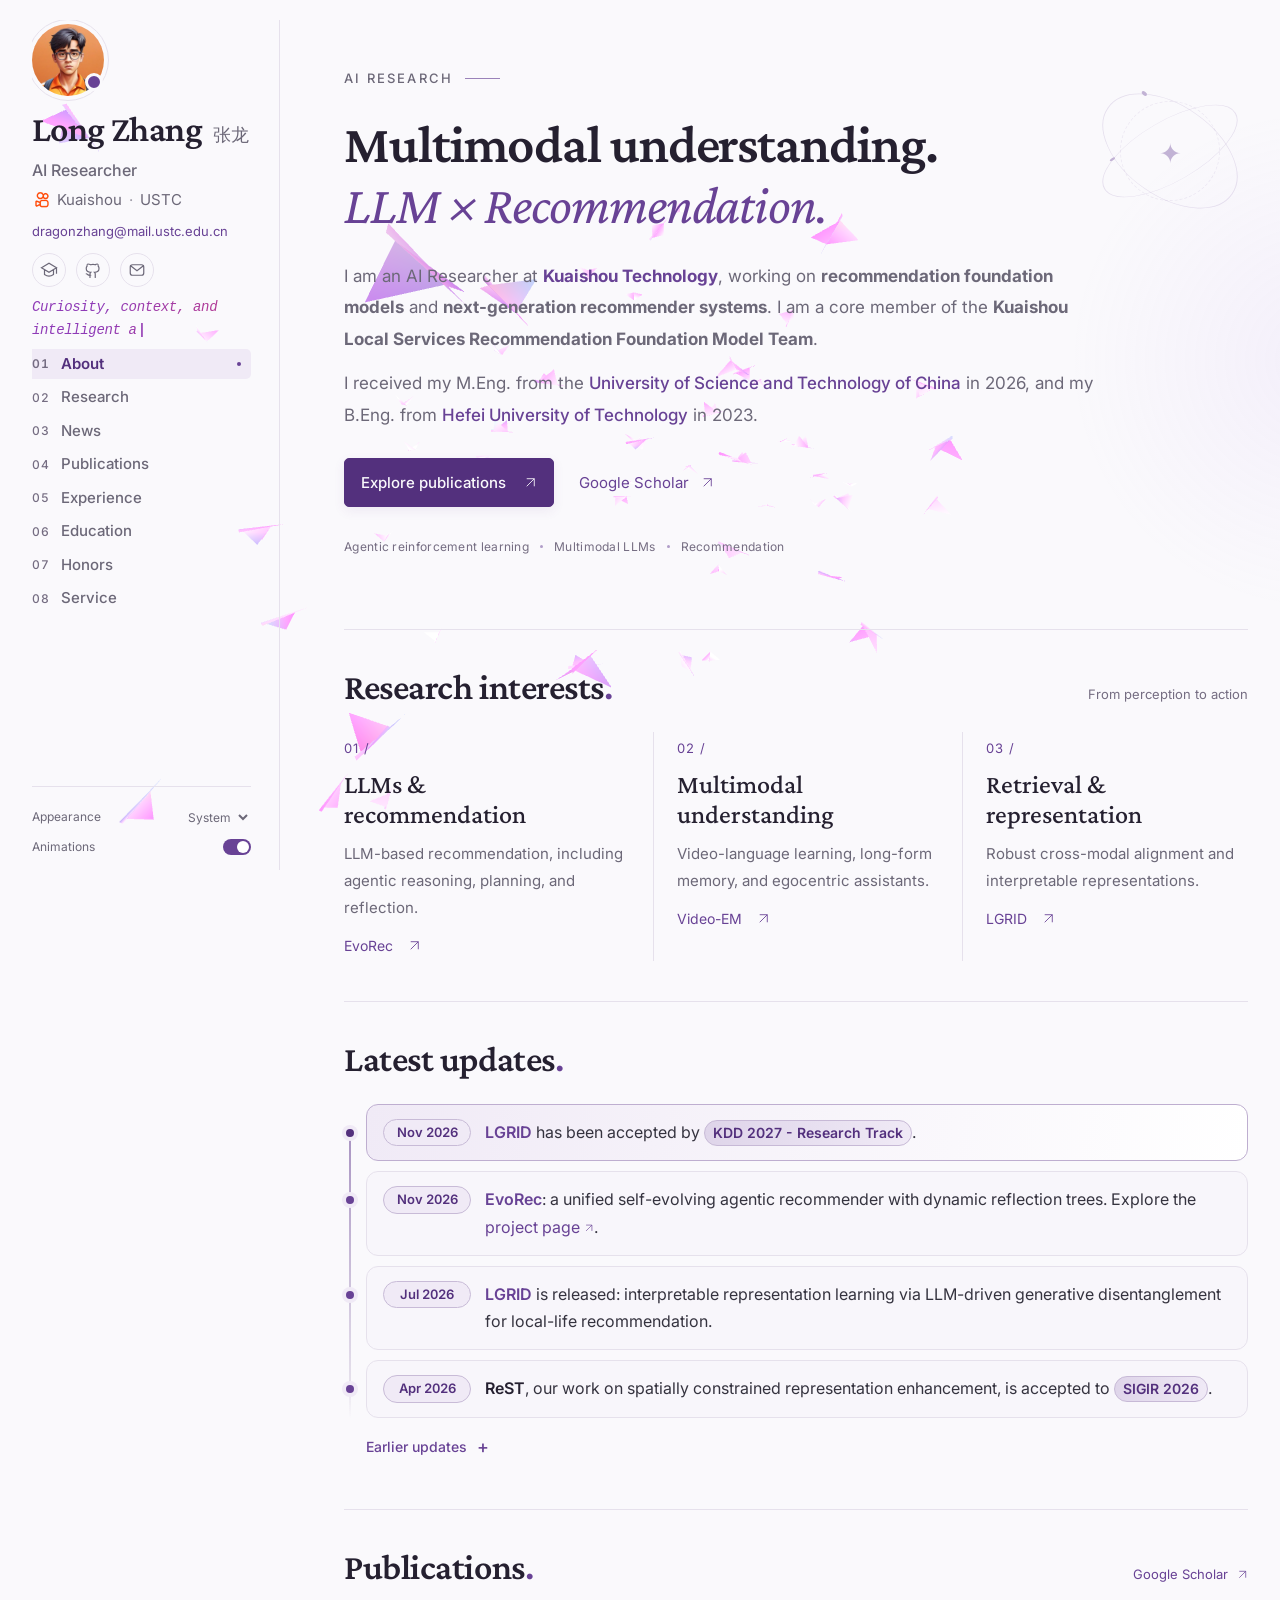
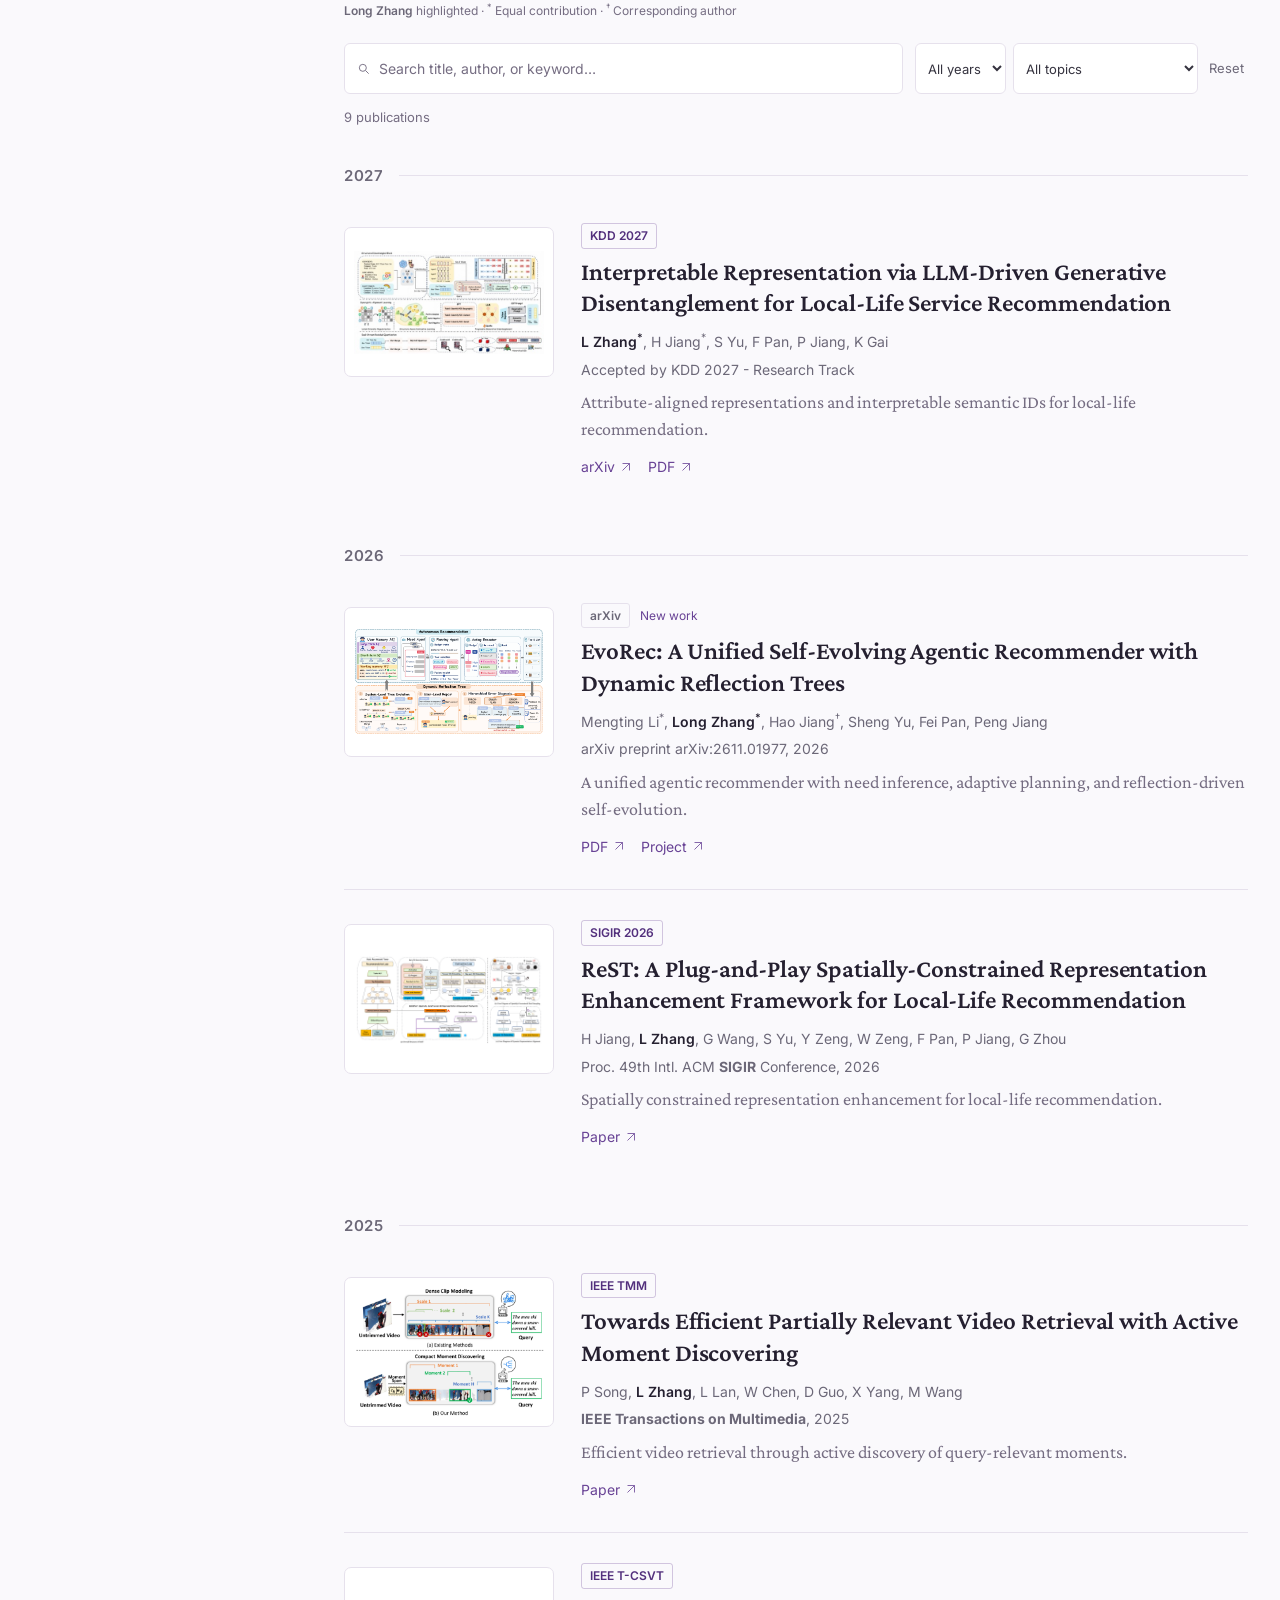
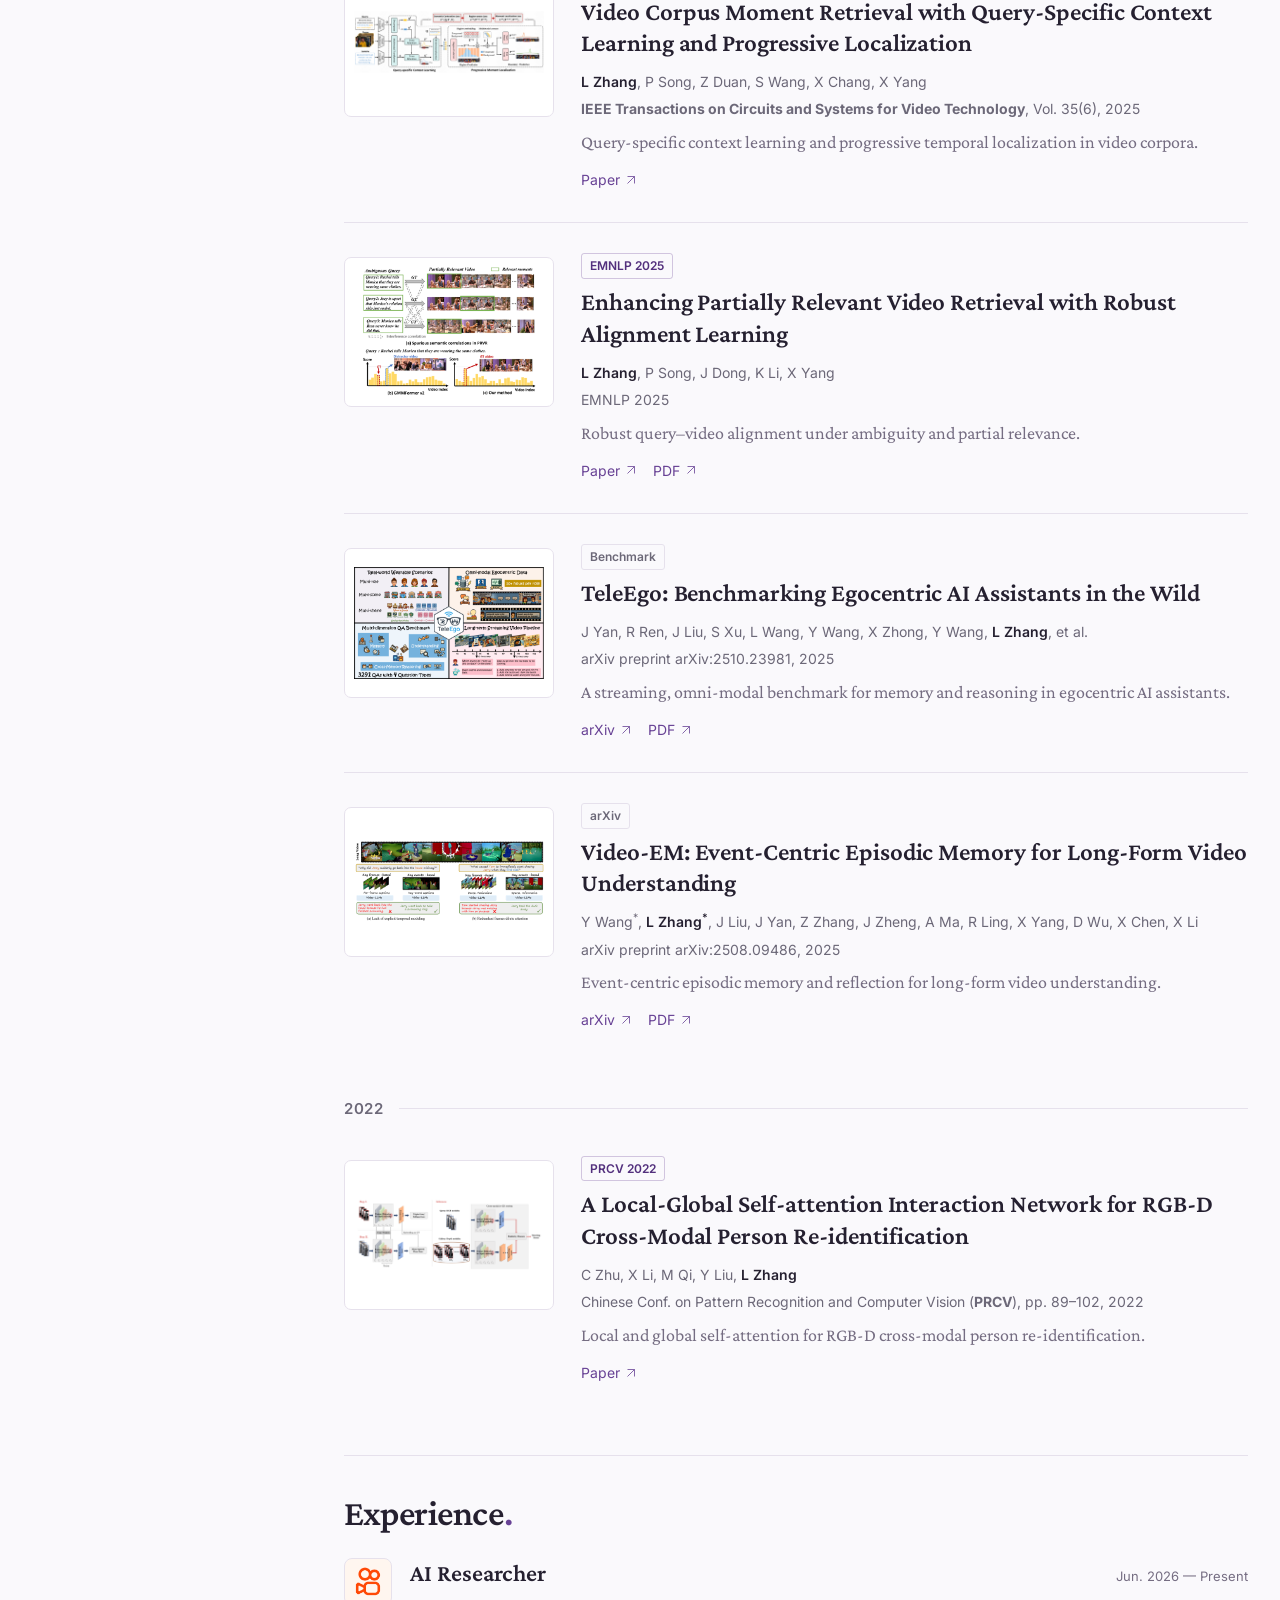
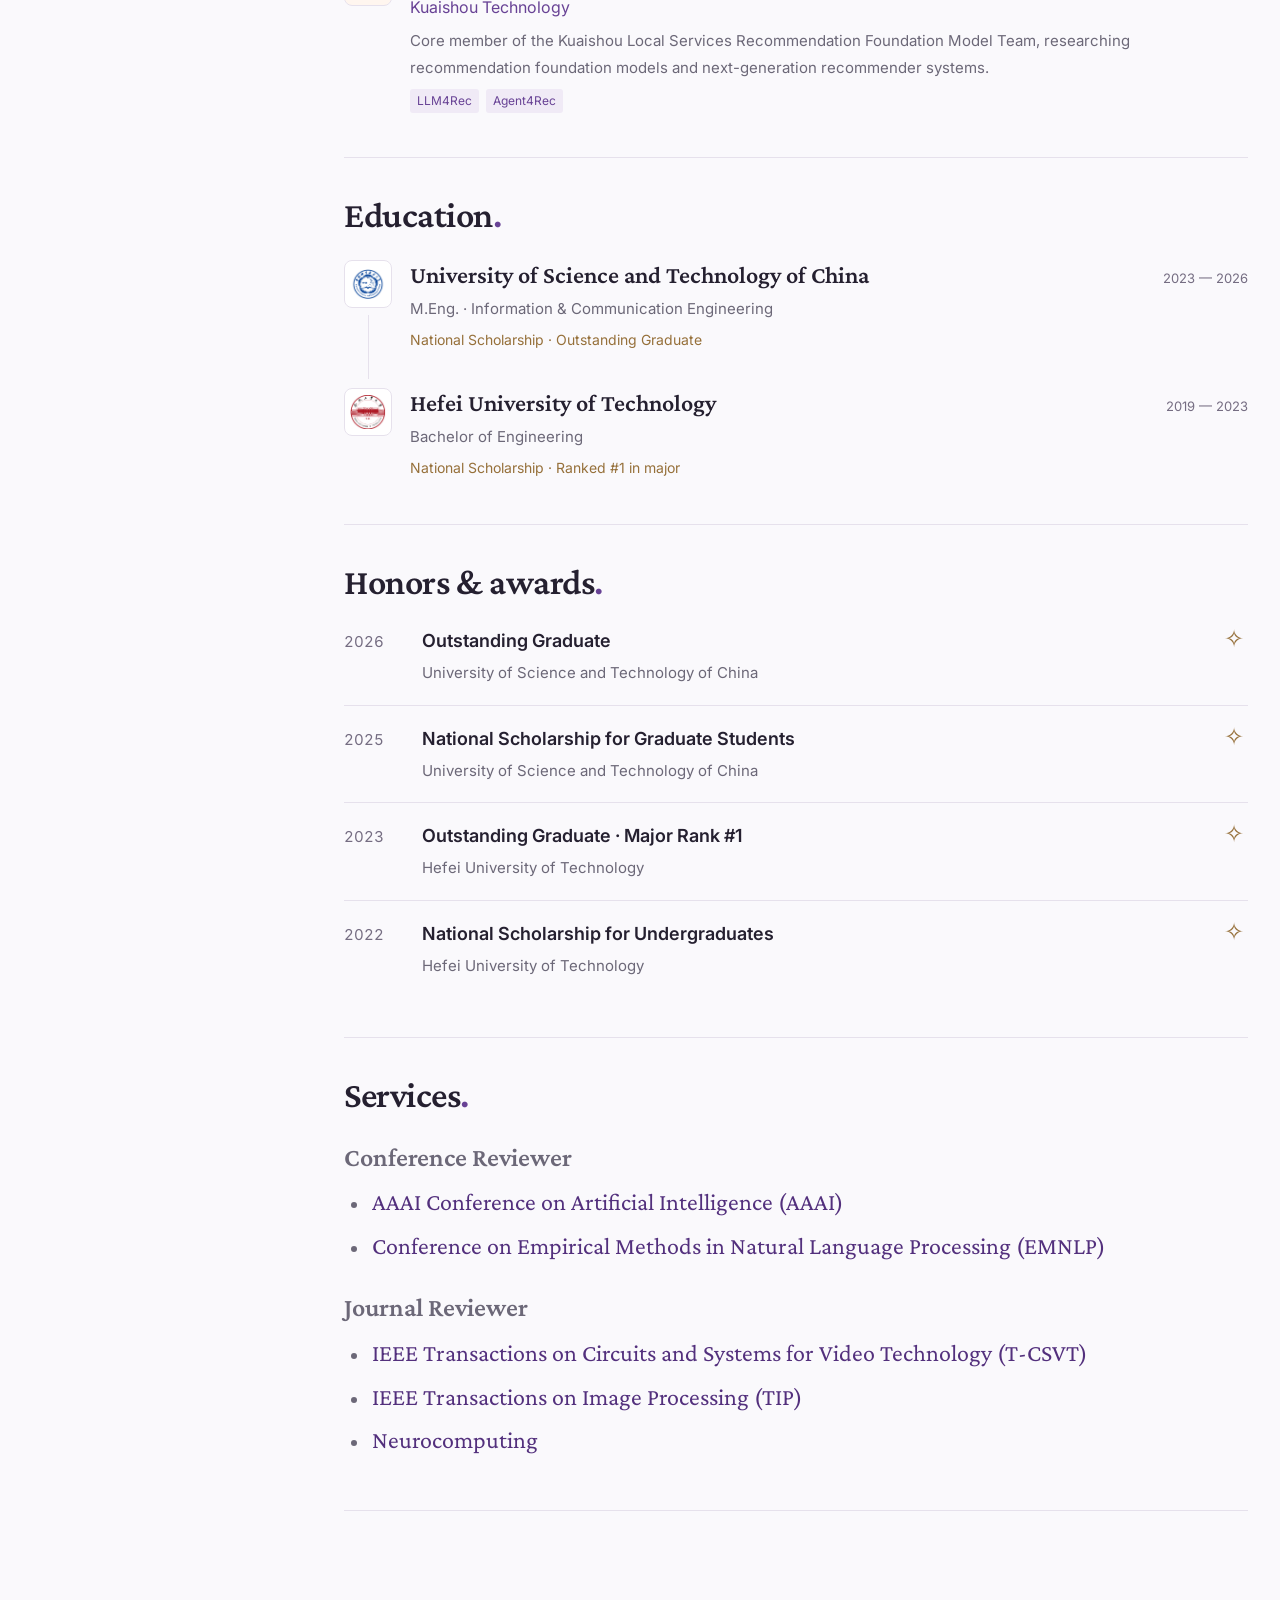
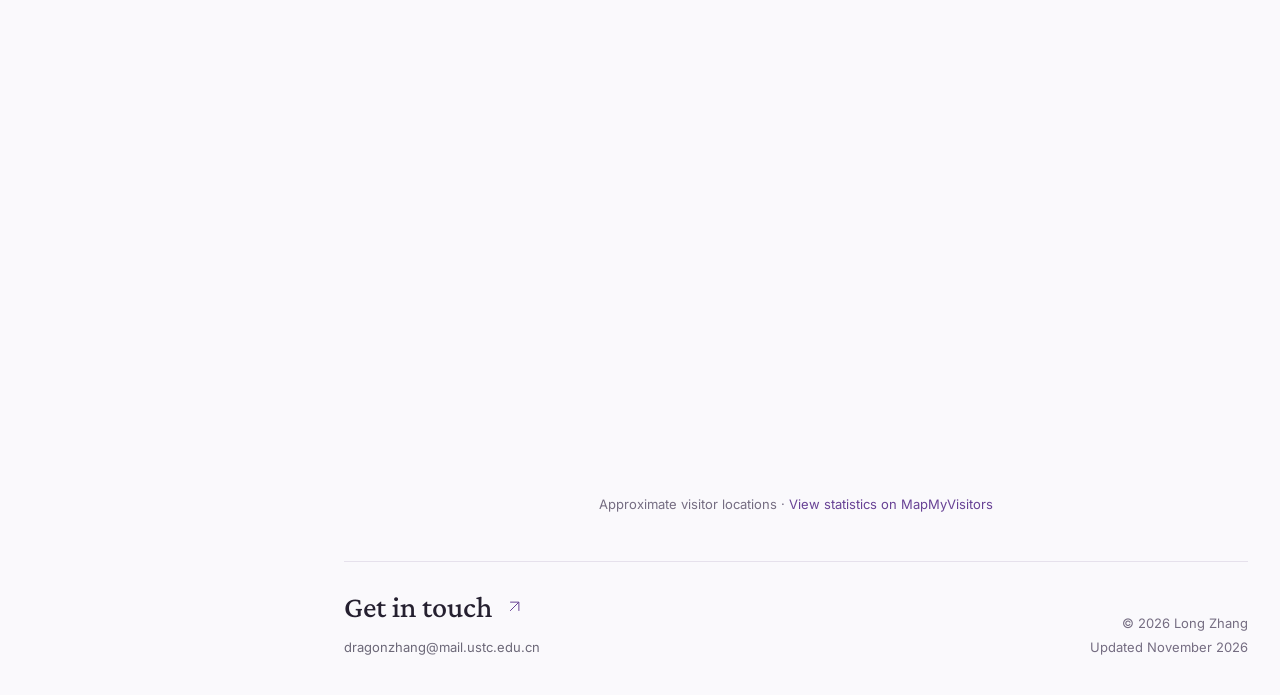
<file: index.html>
<!doctype html> <html lang="en"> <head> <meta charset="UTF-8"> <meta name="viewport" content="width=device-width,initial-scale=1"> <title>Long Zhang (张龙) – Academic Homepage</title> <meta name="description" content="Long Zhang (张龙) is an AI Researcher at Kuaishou Technology working on LLM-based recommendation, agentic systems, multimodal LLMs, and video understanding. M.Eng. from USTC, publications at SIGIR, EMNLP, IEEE TMM, and IEEE T-CSVT."> <meta name="author" content="Long Zhang"> <meta name="keywords" content="Long Zhang, 张龙, Agentic Reinforcement Learning, Multimodal LLM, Video Understanding, Recommendation Systems, USTC, Kuaishou"> <link rel="canonical" href="https://zhanglong-ustc.github.io/"> <link rel="icon" type="image/png" sizes="180x180" href="assets/img/me/favicon.png"> <link rel="apple-touch-icon" sizes="180x180" href="assets/img/me/favicon.png"> <meta property="og:type" content="website"> <meta property="og:site_name" content="Long Zhang – Academic Homepage"> <meta property="og:title" content="Long Zhang (张龙) – Academic Homepage"> <meta property="og:description" content="AI Researcher at Kuaishou Technology. Research on LLM-based recommendation, agentic systems, multimodal LLMs, and video understanding."> <meta property="og:url" content="https://zhanglong-ustc.github.io/"> <meta property="og:image" content="https://zhanglong-ustc.github.io/assets/img/me/avatar.jpg"> <meta property="og:image:width" content="400"> <meta property="og:image:height" content="400"> <meta property="og:image:alt" content="Long Zhang illustrated portrait"> <meta property="og:locale" content="en_US"> <meta name="twitter:card" content="summary"> <meta name="twitter:title" content="Long Zhang (张龙) – Academic Homepage"> <meta name="twitter:description" content="AI Researcher at Kuaishou Technology. Research on LLM-based recommendation, agentic systems, multimodal LLMs, and video understanding."> <meta name="twitter:image" content="https://zhanglong-ustc.github.io/assets/img/me/avatar.jpg"> <script type="application/ld+json">{"@context":"https://schema.org","@type":"Person","name":"Long Zhang","alternateName":"张龙","url":"https://zhanglong-ustc.github.io/","image":"https://zhanglong-ustc.github.io/assets/img/me/avatar.jpg","email":"mailto:dragonzhang@mail.ustc.edu.cn","jobTitle":"AI Researcher","worksFor":{"@type":"Organization","name":"Kuaishou Technology"},"alumniOf":[{"@type":"CollegeOrUniversity","name":"University of Science and Technology of China"},{"@type":"CollegeOrUniversity","name":"Hefei University of Technology"}],"knowsAbout":["LLM-based Recommendation","Agentic Reinforcement Learning","Multimodal Large Language Models","Video Understanding","Recommendation Systems","LLM4Rec","Agent4Rec"],"sameAs":["https://scholar.google.com/citations?user=PKlSRUIAAAAJ"]}</script> <link rel="preconnect" href="https://fonts.googleapis.com"> <link rel="preconnect" href="https://fonts.gstatic.com" crossorigin> <link href="https://fonts.googleapis.com/css2?family=Crimson+Pro:ital,wght@0,400;0,600;0,700;1,400&family=Inter:wght@400;500;600&display=swap" rel="stylesheet"> <meta name="theme-color" content="#faf9fc"> <script>try{var appearance=localStorage.getItem("lz-appearance");["light","dark"].includes(appearance)&&(document.documentElement.dataset.theme=appearance);var motion=localStorage.getItem("lz-motion");"off"===motion&&(document.documentElement.dataset.motion="off")}catch(e){}</script> <link rel="stylesheet" href="assets/css/site.css?v=20261116"> <script defer="defer" src="assets/js/publication-filter.js"></script> <script defer="defer" src="assets/js/site.js"></script> <script defer="defer" src="assets/js/site-effects.js?v=20261106"></script> </head> <body id="top"> <a class="skip-link" href="#main">Skip to content</a> <div class="ambient" aria-hidden="true"></div> <div id="flight-background" class="flight-background" data-state="css" aria-hidden="true"> <div class="butterfly-flock" style="position:absolute"> <span class="paper-butterfly" style="--x:7vw;--y:12vh;--dx:32vw;--dy:34vh;--turn:46deg;--size:28px;--mobile-size:24px;--duration:15s;--delay:-0s"><i class="butterfly-wing wing-left"></i><i class="butterfly-wing wing-right"></i></span> <span class="paper-butterfly" style="--x:38vw;--y:35vh;--dx:-28vw;--dy:-31vh;--turn:-42deg;--size:40px;--mobile-size:36px;--duration:17s;--delay:-4s"><i class="butterfly-wing wing-left"></i><i class="butterfly-wing wing-right"></i></span> <span class="paper-butterfly" style="--x:69vw;--y:58vh;--dx:32vw;--dy:34vh;--turn:46deg;--size:52px;--mobile-size:48px;--duration:19s;--delay:-8s"><i class="butterfly-wing wing-left"></i><i class="butterfly-wing wing-right"></i></span> <span class="paper-butterfly" style="--x:10vw;--y:81vh;--dx:-28vw;--dy:-31vh;--turn:-42deg;--size:28px;--mobile-size:24px;--duration:21s;--delay:-12s"><i class="butterfly-wing wing-left"></i><i class="butterfly-wing wing-right"></i></span> <span class="paper-butterfly" style="--x:41vw;--y:19vh;--dx:32vw;--dy:34vh;--turn:46deg;--size:40px;--mobile-size:36px;--duration:23s;--delay:-16s"><i class="butterfly-wing wing-left"></i><i class="butterfly-wing wing-right"></i></span> <span class="paper-butterfly" style="--x:72vw;--y:42vh;--dx:-28vw;--dy:-31vh;--turn:-42deg;--size:52px;--mobile-size:48px;--duration:15s;--delay:-20s"><i class="butterfly-wing wing-left"></i><i class="butterfly-wing wing-right"></i></span> <span class="paper-butterfly" style="--x:13vw;--y:65vh;--dx:32vw;--dy:34vh;--turn:46deg;--size:28px;--mobile-size:24px;--duration:17s;--delay:-24s"><i class="butterfly-wing wing-left"></i><i class="butterfly-wing wing-right"></i></span> <span class="paper-butterfly" style="--x:44vw;--y:3vh;--dx:-28vw;--dy:-31vh;--turn:-42deg;--size:40px;--mobile-size:36px;--duration:19s;--delay:-28s"><i class="butterfly-wing wing-left"></i><i class="butterfly-wing wing-right"></i></span> <span class="paper-butterfly" style="--x:75vw;--y:26vh;--dx:32vw;--dy:34vh;--turn:46deg;--size:52px;--mobile-size:48px;--duration:21s;--delay:-32s"><i class="butterfly-wing wing-left"></i><i class="butterfly-wing wing-right"></i></span> <span class="paper-butterfly" style="--x:16vw;--y:49vh;--dx:-28vw;--dy:-31vh;--turn:-42deg;--size:28px;--mobile-size:24px;--duration:23s;--delay:-36s"><i class="butterfly-wing wing-left"></i><i class="butterfly-wing wing-right"></i></span> <span class="paper-butterfly" style="--x:47vw;--y:72vh;--dx:32vw;--dy:34vh;--turn:46deg;--size:40px;--mobile-size:36px;--duration:15s;--delay:-40s"><i class="butterfly-wing wing-left"></i><i class="butterfly-wing wing-right"></i></span> </div> </div> <div class="reading-progress" aria-hidden="true"> <span id="reading-progress"></span> </div> <div class="site-layout"> <aside class="sidebar" aria-label="Profile and navigation"> <a class="identity" href="#top" aria-label="Long Zhang, back to introduction"> <span class="portrait-wrap"><img src="assets/img/me/avatar.jpg" srcset="assets/img/me/avatar-sm.jpg 160w, assets/img/me/avatar.jpg 400w" sizes="(max-width: 960px) 64px, 108px" width="108" height="108" alt="Illustrated portrait of Long Zhang" fetchpriority="high" decoding="async"></span> <span class="identity-text"><span class="profile-name">Long Zhang <span lang="zh">张龙</span></span><span class="profile-role">AI Researcher</span><span class="profile-affiliation"> <span class="affiliation-company"><img class="affiliation-logo" src="assets/img/companies/kuaishou.png" width="20" height="20" alt="" aria-hidden="true" decoding="async">Kuaishou</span> <span class="affiliation-divider" aria-hidden="true">·</span> <span>USTC</span> </span></span> </a> <a class="profile-email" href="mailto:dragonzhang@mail.ustc.edu.cn">dragonzhang@mail.ustc.edu.cn</a> <div class="social-links"> <a href="https://scholar.google.com/citations?user=PKlSRUIAAAAJ" target="_blank" rel="noopener" aria-label="Google Scholar" title="Google Scholar"><svg viewBox="0 0 24 24" fill="none" stroke="currentColor" stroke-width="1.6" aria-hidden="true"> <path d="m2 9 10-6 10 6-10 6L2 9Zm4 3v6c4 3 8 3 12 0v-6M22 9v8"/></svg></a> <a href="https://github.com/zhanglong-ustc" target="_blank" rel="noopener" aria-label="GitHub" title="GitHub"><svg viewBox="0 0 24 24" fill="none" stroke="currentColor" stroke-width="1.6" stroke-linecap="round" aria-hidden="true"> <path d="M9 19c-4 1-4-2-6-2m12 5v-4a3.5 3.5 0 0 0-1-3c3 0 6-1 6-5a4 4 0 0 0-1-3c0-1 0-3-1-3-2 0-3 1-3 1a10 10 0 0 0-6 0S7 4 5 4c-1 0-1 2-1 3a4 4 0 0 0-1 3c0 4 3 5 6 5a3.5 3.5 0 0 0-1 3v4"/></svg></a> <a href="mailto:dragonzhang@mail.ustc.edu.cn" aria-label="Email Long Zhang" title="Email"><svg viewBox="0 0 24 24" fill="none" stroke="currentColor" stroke-width="1.6" aria-hidden="true"> <rect x="3" y="5" width="18" height="14" rx="3"/> <path d="m3 6 9 7 9-7"/></svg></a> </div> <p id="profile-motto" class="profile-motto" data-text="Curiosity, context, and intelligent action."> <span class="sr-only">Curiosity, context, and intelligent action.</span> <span class="motto-sizer" aria-hidden="true">Curiosity, context, and intelligent action.<span class="typewriter-cursor">|</span></span> <span class="motto-live" aria-hidden="true"><span data-typewriter-text>Curiosity, context, and intelligent action.</span><span class="typewriter-cursor">|</span></span> </p> <nav class="section-nav" aria-label="Section navigation"> <a href="#about" class="active"><span class="nav-index">01</span>About<span class="nav-dot" aria-hidden="true"></span></a><a href="#research"><span class="nav-index">02</span>Research<span class="nav-dot" aria-hidden="true"></span></a><a href="#news"><span class="nav-index">03</span>News<span class="nav-dot" aria-hidden="true"></span></a><a href="#pub"><span class="nav-index">04</span>Publications<span class="nav-dot" aria-hidden="true"></span></a><a href="#exp"><span class="nav-index">05</span>Experience<span class="nav-dot" aria-hidden="true"></span></a><a href="#edu"><span class="nav-index">06</span>Education<span class="nav-dot" aria-hidden="true"></span></a><a href="#awards"><span class="nav-index">07</span>Honors<span class="nav-dot" aria-hidden="true"></span></a><a href="#service"><span class="nav-index">08</span>Service<span class="nav-dot" aria-hidden="true"></span></a> </nav> <div class="preferences" data-enhanced hidden> <div class="appearance-control"> <label for="appearance">Appearance</label><select id="appearance" aria-label="Appearance"> <option value="system">System</option> <option value="light">Light</option> <option value="dark">Dark</option> </select> </div> <div class="motion-control"> <span id="motion-label">Animations</span><button type="button" id="motion-toggle" class="switch" role="switch" aria-labelledby="motion-label" aria-checked="true"> <span></span> </button> </div> </div> </aside> <main id="main"> <section class="hero" id="about" aria-labelledby="hero-title"> <div class="hero-orbit" aria-hidden="true"> <div class="orbit orbit-one"><i></i></div> <div class="orbit orbit-two"><i></i></div> <div class="orbit orbit-three"></div> <span class="orbit-center">✦</span> </div> <p class="eyebrow hero-enter">AI RESEARCH <span></span></p> <h1 id="hero-title" class="hero-enter"> Multimodal understanding.<br><em>LLM × Recommendation.</em> </h1> <div class="hero-copy hero-enter"> <p> I am an AI Researcher at <a href="https://www.kuaishou.com" target="_blank" rel="noopener"><strong>Kuaishou Technology</strong></a>, working on <strong>recommendation foundation models</strong> and <strong>next-generation recommender systems</strong>. I am a core member of the <strong>Kuaishou Local Services Recommendation Foundation Model Team</strong>. </p> <p> I received my M.Eng. from the <a href="https://en.ustc.edu.cn/" target="_blank" rel="noopener">University of Science and Technology of China</a> in 2026, and my B.Eng. from <a href="https://www.hfut.edu.cn/" target="_blank" rel="noopener">Hefei University of Technology</a> in 2023. </p> </div> <div class="hero-actions hero-enter"> <a class="button button-primary" href="#pub">Explore publications <svg viewBox="0 0 24 24" fill="none" stroke="currentColor" stroke-width="1.6" aria-hidden="true"> <path d="M5 19 19 5M5 5h14v14"/></svg></a><a class="text-link" href="https://scholar.google.com/citations?user=PKlSRUIAAAAJ" target="_blank" rel="noopener">Google Scholar <svg viewBox="0 0 24 24" fill="none" stroke="currentColor" stroke-width="1.6" aria-hidden="true"> <path d="M5 19 19 5M5 5h14v14"/></svg></a> </div> <div class="hero-bottom hero-enter"> <span>Agentic reinforcement learning</span><i></i><span>Multimodal LLMs</span><i></i><span>Recommendation</span> </div> </section> <section id="research" class="section" aria-labelledby="research-heading" data-reveal> <div class="section-heading"> <h2 id="research-heading">Research interests<span>.</span></h2> <span class="section-caption">From perception to action</span> </div> <div class="research-grid"> <div class="research-item"> <span class="research-number">01 /</span> <h3>LLMs &amp; <br>recommendation</h3> <p> LLM-based recommendation, including agentic reasoning, planning, and reflection. </p> <a href="#paper-evorec">EvoRec <svg viewBox="0 0 24 24" fill="none" stroke="currentColor" stroke-width="1.6" aria-hidden="true"> <path d="M5 19 19 5M5 5h14v14"/></svg></a> </div> <div class="research-item"> <span class="research-number">02 /</span> <h3>Multimodal <br>understanding</h3> <p> Video-language learning, long-form memory, and egocentric assistants. </p> <a href="#paper-videoem">Video-EM <svg viewBox="0 0 24 24" fill="none" stroke="currentColor" stroke-width="1.6" aria-hidden="true"> <path d="M5 19 19 5M5 5h14v14"/></svg></a> </div> <div class="research-item"> <span class="research-number">03 /</span> <h3>Retrieval &amp; <br>representation</h3> <p> Robust cross-modal alignment and interpretable representations. </p> <a href="#paper-lgrid">LGRID <svg viewBox="0 0 24 24" fill="none" stroke="currentColor" stroke-width="1.6" aria-hidden="true"> <path d="M5 19 19 5M5 5h14v14"/></svg></a> </div> </div> </section> <section id="news" class="section" aria-labelledby="news-heading" data-reveal> <div class="section-heading"> <h2 id="news-heading">Latest updates<span>.</span></h2> </div> <ol class="news-list" role="list"> <li class="news-item news-featured"> <time class="news-date" datetime="2026-11">Nov 2026</time> <p> <a href="https://arxiv.org/abs/2607.27944" target="_blank" rel="noopener"><strong>LGRID</strong></a> has been accepted by <span class="news-venue">KDD 2027 - Research Track</span>. </p> </li> <li class="news-item"> <time class="news-date" datetime="2026-11">Nov 2026</time> <p> <a href="https://mtli-buaa.github.io/evorec-project-page/" target="_blank" rel="noopener"><strong>EvoRec</strong></a>: a unified self-evolving agentic recommender with dynamic reflection trees. Explore the <a href="https://mtli-buaa.github.io/evorec-project-page/" target="_blank" rel="noopener">project page <svg viewBox="0 0 24 24" fill="none" stroke="currentColor" stroke-width="1.6" aria-hidden="true"> <path d="M5 19 19 5M5 5h14v14"/></svg></a>. </p> </li> <li class="news-item"> <time class="news-date" datetime="2026-07">Jul 2026</time> <p> <a href="https://arxiv.org/abs/2607.27944" target="_blank" rel="noopener"><strong>LGRID</strong></a> is released: interpretable representation learning via LLM-driven generative disentanglement for local-life recommendation. </p> </li> <li class="news-item"> <time class="news-date" datetime="2026-04">Apr 2026</time> <p> <strong>ReST</strong>, our work on spatially constrained representation enhancement, is accepted to <span class="news-venue">SIGIR 2026</span>. </p> </li> </ol> <details class="news-archive"> <summary>Earlier updates <span aria-hidden="true">+</span></summary> <ol class="news-list" role="list"> <li class="news-item"> <time class="news-date" datetime="2025-08">Aug 2025</time> <p> Our work on robust alignment for partially relevant video retrieval is accepted to <span class="news-venue">EMNLP 2025</span>. </p> </li> <li class="news-item"> <time class="news-date" datetime="2025">2025</time> <p> Two papers accepted to <strong>IEEE TMM</strong> and <strong>IEEE T-CSVT</strong>. </p> </li> </ol> </details> </section> <section id="pub" class="section publications" aria-labelledby="pub-heading"> <div class="section-heading" data-reveal> <h2 id="pub-heading">Publications<span>.</span></h2> <a class="section-caption caption-link" href="https://scholar.google.com/citations?user=PKlSRUIAAAAJ" target="_blank" rel="noopener">Google Scholar <svg viewBox="0 0 24 24" fill="none" stroke="currentColor" stroke-width="1.6" aria-hidden="true"> <path d="M5 19 19 5M5 5h14v14"/></svg></a> </div> <p class="publication-note"> <strong>Long Zhang</strong> highlighted · <sup>*</sup> Equal contribution · <sup>†</sup> Corresponding author </p> <form class="publication-filters" id="publication-filters" role="search" aria-label="Filter publications" data-enhanced hidden> <div class="search-field"> <svg viewBox="0 0 24 24" fill="none" stroke="currentColor" stroke-width="1.6" aria-hidden="true"> <circle cx="10" cy="10" r="6"/> <path d="m15 15 5 5"/></svg><input id="paper-search" type="search" aria-label="Search publications" placeholder="Search title, author, or keyword…" autocomplete="off"> </div> <div class="filter-selects"> <select id="paper-year" aria-label="Publication year"> <option value="all">All years</option> <option value="2027">2027</option> <option value="2026">2026</option> <option value="2025">2025</option> <option value="2022">2022</option></select><select id="paper-topic" aria-label="Research topic"> <option value="all">All topics</option> <option value="agents">Agents</option> <option value="recommendation">Recommendation</option> <option value="video">Video &amp; multimodal</option> <option value="retrieval"> Retrieval &amp; representation </option></select><button type="reset" class="filter-reset">Reset</button> </div> <p id="result-count" class="result-count" role="status" aria-live="polite"> 9 publications </p> </form> <div id="publication-list"> <div class="year-group" data-year-group> <h3 class="year-heading">2027<span aria-hidden="true"></span></h3> <article class="pub" id="paper-lgrid" data-year="2027" data-topics="recommendation retrieval" data-reveal> <a class="pub-image" href="https://arxiv.org/abs/2607.27944" target="_blank" rel="noopener" aria-label="Read Interpretable Representation via LLM-Driven Generative Disentanglement for Local-Life Service Recommendation"><img src="assets/img/papers/lgrid_fig2.jpg" width="240" height="160" loading="lazy" decoding="async" alt="Interpretable Representation via LLM-Driven Generative Disentanglement for Local-Life Service Recommendation — method overview"></a> <div class="pub-content"> <div class="pub-kicker"> <span class="venue">KDD 2027</span> </div> <h3> <a href="https://arxiv.org/abs/2607.27944" target="_blank" rel="noopener">Interpretable Representation via LLM-Driven Generative Disentanglement for Local-Life Service Recommendation</a> </h3> <p class="pub-authors"> <b>L Zhang<sup>*</sup></b>, H Jiang<sup>*</sup>, S Yu, F Pan, P Jiang, K Gai </p> <p class="pub-details"> Accepted by KDD 2027 - Research Track </p> <p class="pub-summary"> Attribute-aligned representations and interpretable semantic IDs for local-life recommendation. </p> <div class="pub-links"> <a href="https://arxiv.org/abs/2607.27944" target="_blank" rel="noopener">arXiv <svg viewBox="0 0 24 24" fill="none" stroke="currentColor" stroke-width="1.6" aria-hidden="true"> <path d="M5 19 19 5M5 5h14v14"/></svg></a><a href="https://arxiv.org/pdf/2607.27944" target="_blank" rel="noopener">PDF <svg viewBox="0 0 24 24" fill="none" stroke="currentColor" stroke-width="1.6" aria-hidden="true"> <path d="M5 19 19 5M5 5h14v14"/></svg></a> </div> </div> </article> </div> <div class="year-group" data-year-group> <h3 class="year-heading">2026<span aria-hidden="true"></span></h3> <article class="pub" id="paper-evorec" data-year="2026" data-topics="agents recommendation" data-reveal> <a class="pub-image" href="https://arxiv.org/pdf/2611.01977" target="_blank" rel="noopener" aria-label="Read EvoRec: A Unified Self-Evolving Agentic Recommender with Dynamic Reflection Trees"><img src="assets/img/papers/evorec.png" width="240" height="160" loading="lazy" decoding="async" alt="EvoRec: A Unified Self-Evolving Agentic Recommender with Dynamic Reflection Trees — method overview"></a> <div class="pub-content"> <div class="pub-kicker"> <span class="venue preprint">arXiv</span><span class="work-note">New work</span> </div> <h3> <a href="https://arxiv.org/pdf/2611.01977" target="_blank" rel="noopener">EvoRec: A Unified Self-Evolving Agentic Recommender with Dynamic Reflection Trees</a> </h3> <p class="pub-authors"> Mengting Li<sup>*</sup>, <b>Long Zhang<sup>*</sup></b>, Hao Jiang<sup>†</sup>, Sheng Yu, Fei Pan, Peng Jiang </p> <p class="pub-details"> arXiv preprint arXiv:2611.01977, 2026 </p> <p class="pub-summary"> A unified agentic recommender with need inference, adaptive planning, and reflection-driven self-evolution. </p> <div class="pub-links"> <a href="https://arxiv.org/pdf/2611.01977" target="_blank" rel="noopener">PDF <svg viewBox="0 0 24 24" fill="none" stroke="currentColor" stroke-width="1.6" aria-hidden="true"> <path d="M5 19 19 5M5 5h14v14"/></svg></a><a href="https://mtli-buaa.github.io/evorec-project-page/" target="_blank" rel="noopener">Project <svg viewBox="0 0 24 24" fill="none" stroke="currentColor" stroke-width="1.6" aria-hidden="true"> <path d="M5 19 19 5M5 5h14v14"/></svg></a> </div> </div> </article> <article class="pub" id="paper-rest" data-year="2026" data-topics="recommendation retrieval" data-reveal> <a class="pub-image" href="https://dl.acm.org/doi/abs/10.1145/3805712.3808510" target="_blank" rel="noopener" aria-label="Read ReST: A Plug-and-Play Spatially-Constrained Representation Enhancement Framework for Local-Life Recommendation"><img src="assets/img/papers/rest_fig.png" width="240" height="160" loading="lazy" decoding="async" alt="ReST: A Plug-and-Play Spatially-Constrained Representation Enhancement Framework for Local-Life Recommendation — method overview"></a> <div class="pub-content"> <div class="pub-kicker"> <span class="venue">SIGIR 2026</span> </div> <h3> <a href="https://dl.acm.org/doi/abs/10.1145/3805712.3808510" target="_blank" rel="noopener">ReST: A Plug-and-Play Spatially-Constrained Representation Enhancement Framework for Local-Life Recommendation</a> </h3> <p class="pub-authors"> H Jiang, <b>L Zhang</b>, G Wang, S Yu, Y Zeng, W Zeng, F Pan, P Jiang, G Zhou </p> <p class="pub-details"> <em>Proc. 49th Intl. ACM <strong>SIGIR</strong> Conference</em>, 2026 </p> <p class="pub-summary"> Spatially constrained representation enhancement for local-life recommendation. </p> <div class="pub-links"> <a href="https://dl.acm.org/doi/abs/10.1145/3805712.3808510" target="_blank" rel="noopener">Paper <svg viewBox="0 0 24 24" fill="none" stroke="currentColor" stroke-width="1.6" aria-hidden="true"> <path d="M5 19 19 5M5 5h14v14"/></svg></a> </div> </div> </article> </div> <div class="year-group" data-year-group> <h3 class="year-heading">2025<span aria-hidden="true"></span></h3> <article class="pub" id="paper-active" data-year="2025" data-topics="video retrieval" data-reveal> <a class="pub-image" href="https://ieeexplore.ieee.org/abstract/document/11086387/" target="_blank" rel="noopener" aria-label="Read Towards Efficient Partially Relevant Video Retrieval with Active Moment Discovering"><img src="assets/img/papers/prvr_active_sm.png" width="240" height="160" loading="lazy" decoding="async" alt="Towards Efficient Partially Relevant Video Retrieval with Active Moment Discovering — method overview"></a> <div class="pub-content"> <div class="pub-kicker"> <span class="venue">IEEE TMM</span> </div> <h3> <a href="https://ieeexplore.ieee.org/abstract/document/11086387/" target="_blank" rel="noopener">Towards Efficient Partially Relevant Video Retrieval with Active Moment Discovering</a> </h3> <p class="pub-authors"> P Song, <b>L Zhang</b>, L Lan, W Chen, D Guo, X Yang, M Wang </p> <p class="pub-details"> <em><strong>IEEE Transactions on Multimedia</strong></em>, 2025 </p> <p class="pub-summary"> Efficient video retrieval through active discovery of query-relevant moments. </p> <div class="pub-links"> <a href="https://ieeexplore.ieee.org/abstract/document/11086387/" target="_blank" rel="noopener">Paper <svg viewBox="0 0 24 24" fill="none" stroke="currentColor" stroke-width="1.6" aria-hidden="true"> <path d="M5 19 19 5M5 5h14v14"/></svg></a> </div> </div> </article> <article class="pub" id="paper-vcmr" data-year="2025" data-topics="video retrieval" data-reveal> <a class="pub-image" href="https://ieeexplore.ieee.org/abstract/document/10843770/" target="_blank" rel="noopener" aria-label="Read Video Corpus Moment Retrieval with Query-Specific Context Learning and Progressive Localization"><img src="assets/img/papers/vcmr_fig.png" width="240" height="160" loading="lazy" decoding="async" alt="Video Corpus Moment Retrieval with Query-Specific Context Learning and Progressive Localization — method overview"></a> <div class="pub-content"> <div class="pub-kicker"> <span class="venue">IEEE T-CSVT</span> </div> <h3> <a href="https://ieeexplore.ieee.org/abstract/document/10843770/" target="_blank" rel="noopener">Video Corpus Moment Retrieval with Query-Specific Context Learning and Progressive Localization</a> </h3> <p class="pub-authors"> <b>L Zhang</b>, P Song, Z Duan, S Wang, X Chang, X Yang </p> <p class="pub-details"> <em><strong>IEEE Transactions on Circuits and Systems for Video Technology</strong></em>, Vol. 35(6), 2025 </p> <p class="pub-summary"> Query-specific context learning and progressive temporal localization in video corpora. </p> <div class="pub-links"> <a href="https://ieeexplore.ieee.org/abstract/document/10843770/" target="_blank" rel="noopener">Paper <svg viewBox="0 0 24 24" fill="none" stroke="currentColor" stroke-width="1.6" aria-hidden="true"> <path d="M5 19 19 5M5 5h14v14"/></svg></a> </div> </div> </article> <article class="pub" id="paper-ral" data-year="2025" data-topics="video retrieval" data-reveal> <a class="pub-image" href="https://aclanthology.org/2025.findings-emnlp.248/" target="_blank" rel="noopener" aria-label="Read Enhancing Partially Relevant Video Retrieval with Robust Alignment Learning"><img src="assets/img/papers/prvr_align_sm.png" width="240" height="160" loading="lazy" decoding="async" alt="Enhancing Partially Relevant Video Retrieval with Robust Alignment Learning — method overview"></a> <div class="pub-content"> <div class="pub-kicker"> <span class="venue">EMNLP 2025</span> </div> <h3> <a href="https://aclanthology.org/2025.findings-emnlp.248/" target="_blank" rel="noopener">Enhancing Partially Relevant Video Retrieval with Robust Alignment Learning</a> </h3> <p class="pub-authors"> <b>L Zhang</b>, P Song, J Dong, K Li, X Yang </p> <p class="pub-details"> <em>EMNLP 2025</em> </p> <p class="pub-summary"> Robust query–video alignment under ambiguity and partial relevance. </p> <div class="pub-links"> <a href="https://aclanthology.org/2025.findings-emnlp.248/" target="_blank" rel="noopener">Paper <svg viewBox="0 0 24 24" fill="none" stroke="currentColor" stroke-width="1.6" aria-hidden="true"> <path d="M5 19 19 5M5 5h14v14"/></svg></a><a href="https://aclanthology.org/2025.findings-emnlp.248.pdf" target="_blank" rel="noopener">PDF <svg viewBox="0 0 24 24" fill="none" stroke="currentColor" stroke-width="1.6" aria-hidden="true"> <path d="M5 19 19 5M5 5h14v14"/></svg></a> </div> </div> </article> <article class="pub" id="paper-teleego" data-year="2025" data-topics="video agents" data-reveal> <a class="pub-image" href="https://arxiv.org/abs/2510.23981" target="_blank" rel="noopener" aria-label="Read TeleEgo: Benchmarking Egocentric AI Assistants in the Wild"><img src="assets/img/papers/teleego_sm.png" width="240" height="160" loading="lazy" decoding="async" alt="TeleEgo: Benchmarking Egocentric AI Assistants in the Wild — method overview"></a> <div class="pub-content"> <div class="pub-kicker"> <span class="venue preprint">Benchmark</span> </div> <h3> <a href="https://arxiv.org/abs/2510.23981" target="_blank" rel="noopener">TeleEgo: Benchmarking Egocentric AI Assistants in the Wild</a> </h3> <p class="pub-authors"> J Yan, R Ren, J Liu, S Xu, L Wang, Y Wang, X Zhong, Y Wang, <b>L Zhang</b>, et al. </p> <p class="pub-details"> <em>arXiv preprint arXiv:2510.23981</em>, 2025 </p> <p class="pub-summary"> A streaming, omni-modal benchmark for memory and reasoning in egocentric AI assistants. </p> <div class="pub-links"> <a href="https://arxiv.org/abs/2510.23981" target="_blank" rel="noopener">arXiv <svg viewBox="0 0 24 24" fill="none" stroke="currentColor" stroke-width="1.6" aria-hidden="true"> <path d="M5 19 19 5M5 5h14v14"/></svg></a><a href="https://arxiv.org/pdf/2510.23981" target="_blank" rel="noopener">PDF <svg viewBox="0 0 24 24" fill="none" stroke="currentColor" stroke-width="1.6" aria-hidden="true"> <path d="M5 19 19 5M5 5h14v14"/></svg></a> </div> </div> </article> <article class="pub" id="paper-videoem" data-year="2025" data-topics="video agents" data-reveal> <a class="pub-image" href="https://arxiv.org/abs/2508.09486" target="_blank" rel="noopener" aria-label="Read Video-EM: Event-Centric Episodic Memory for Long-Form Video Understanding"><img src="assets/img/papers/videomem_sm.png" width="240" height="160" loading="lazy" decoding="async" alt="Video-EM: Event-Centric Episodic Memory for Long-Form Video Understanding — method overview"></a> <div class="pub-content"> <div class="pub-kicker"> <span class="venue preprint">arXiv</span> </div> <h3> <a href="https://arxiv.org/abs/2508.09486" target="_blank" rel="noopener">Video-EM: Event-Centric Episodic Memory for Long-Form Video Understanding</a> </h3> <p class="pub-authors"> Y Wang<sup>*</sup>, <b>L Zhang<sup>*</sup></b>, J Liu, J Yan, Z Zhang, J Zheng, A Ma, R Ling, X Yang, D Wu, X Chen, X Li </p> <p class="pub-details"> <em>arXiv preprint arXiv:2508.09486</em>, 2025 </p> <p class="pub-summary"> Event-centric episodic memory and reflection for long-form video understanding. </p> <div class="pub-links"> <a href="https://arxiv.org/abs/2508.09486" target="_blank" rel="noopener">arXiv <svg viewBox="0 0 24 24" fill="none" stroke="currentColor" stroke-width="1.6" aria-hidden="true"> <path d="M5 19 19 5M5 5h14v14"/></svg></a><a href="https://arxiv.org/pdf/2508.09486" target="_blank" rel="noopener">PDF <svg viewBox="0 0 24 24" fill="none" stroke="currentColor" stroke-width="1.6" aria-hidden="true"> <path d="M5 19 19 5M5 5h14v14"/></svg></a> </div> </div> </article> </div> <div class="year-group" data-year-group> <h3 class="year-heading">2022<span aria-hidden="true"></span></h3> <article class="pub" id="paper-prcv" data-year="2022" data-topics="retrieval" data-reveal> <a class="pub-image" href="https://doi.org/10.1007/978-3-031-18916-6_8" target="_blank" rel="noopener" aria-label="Read A Local-Global Self-attention Interaction Network for RGB-D Cross-Modal Person Re-identification"><img src="assets/img/papers/prcv_fig.png" width="240" height="160" loading="lazy" decoding="async" alt="A Local-Global Self-attention Interaction Network for RGB-D Cross-Modal Person Re-identification — method overview"></a> <div class="pub-content"> <div class="pub-kicker"> <span class="venue">PRCV 2022</span> </div> <h3> <a href="https://doi.org/10.1007/978-3-031-18916-6_8" target="_blank" rel="noopener">A Local-Global Self-attention Interaction Network for RGB-D Cross-Modal Person Re-identification</a> </h3> <p class="pub-authors"> C Zhu, X Li, M Qi, Y Liu, <b>L Zhang</b> </p> <p class="pub-details"> <em>Chinese Conf. on Pattern Recognition and Computer Vision (<strong>PRCV</strong>)</em>, pp. 89–102, 2022 </p> <p class="pub-summary"> Local and global self-attention for RGB-D cross-modal person re-identification. </p> <div class="pub-links"> <a href="https://doi.org/10.1007/978-3-031-18916-6_8" target="_blank" rel="noopener">Paper <svg viewBox="0 0 24 24" fill="none" stroke="currentColor" stroke-width="1.6" aria-hidden="true"> <path d="M5 19 19 5M5 5h14v14"/></svg></a> </div> </div> </article> </div> </div> <div class="empty-state" id="empty-state" hidden> <h3>No matching publications</h3> <p>Try a different keyword, year, or research topic.</p> <button type="button" id="clear-filters" class="button"> Clear filters </button> </div> </section> <section id="exp" class="section" aria-labelledby="exp-heading" data-reveal> <div class="section-heading"> <h2 id="exp-heading">Experience<span>.</span></h2> </div> <div class="timeline"> <div class="timeline-item"> <a class="institution-mark kuaishou-mark" href="https://www.kuaishou.com/official/material-lib" target="_blank" rel="noopener" aria-label="Kuaishou logo — source: official media library" title="Logo source: Kuaishou official media library"> <img src="assets/img/companies/kuaishou.png" width="36" height="36" loading="lazy" decoding="async" alt="Kuaishou logo"> </a> <div class="timeline-content"> <div class="timeline-title"> <h3>AI Researcher</h3> <span>Jun. 2026 — Present</span> </div> <a class="institution-name" href="https://www.kuaishou.com" target="_blank" rel="noopener">Kuaishou Technology</a> <p> Core member of the Kuaishou Local Services Recommendation Foundation Model Team, researching recommendation foundation models and next-generation recommender systems. </p> <div class="small-tags"> <span>LLM4Rec</span><span>Agent4Rec</span> </div> </div> </div> </div> </section> <section id="edu" class="section" aria-labelledby="edu-heading" data-reveal> <div class="section-heading"> <h2 id="edu-heading">Education<span>.</span></h2> </div> <div class="timeline"> <div class="timeline-item"> <div class="institution-mark"> <img src="assets/img/schools/ustc.png" width="48" height="48" loading="lazy" alt="USTC logo"> </div> <div class="timeline-content"> <div class="timeline-title"> <h3>University of Science and Technology of China</h3> <span>2023 — 2026</span> </div> <p class="degree"> M.Eng. · Information &amp; Communication Engineering </p> <p class="education-honors"> National Scholarship · Outstanding Graduate </p> </div> </div> <div class="timeline-item"> <div class="institution-mark"> <img src="assets/img/schools/hfut.png" width="48" height="48" loading="lazy" alt="HFUT logo"> </div> <div class="timeline-content"> <div class="timeline-title"> <h3>Hefei University of Technology</h3> <span>2019 — 2023</span> </div> <p class="degree">Bachelor of Engineering</p> <p class="education-honors"> National Scholarship · Ranked #1 in major </p> </div> </div> </div> </section> <section id="awards" class="section" aria-labelledby="awards-heading" data-reveal> <div class="section-heading"> <h2 id="awards-heading">Honors &amp; awards<span>.</span></h2> </div> <div class="honors-list"> <div class="honor"> <span>2026</span> <div> <h3>Outstanding Graduate</h3> <p>University of Science and Technology of China</p> </div> <span class="honor-star" aria-hidden="true">✧</span> </div> <div class="honor"> <span>2025</span> <div> <h3>National Scholarship for Graduate Students</h3> <p>University of Science and Technology of China</p> </div> <span class="honor-star" aria-hidden="true">✧</span> </div> <div class="honor"> <span>2023</span> <div> <h3>Outstanding Graduate · Major Rank #1</h3> <p>Hefei University of Technology</p> </div> <span class="honor-star" aria-hidden="true">✧</span> </div> <div class="honor"> <span>2022</span> <div> <h3>National Scholarship for Undergraduates</h3> <p>Hefei University of Technology</p> </div> <span class="honor-star" aria-hidden="true">✧</span> </div> </div> </section> <section id="service" class="section" aria-labelledby="service-heading" data-reveal> <div class="section-heading"> <h2 id="service-heading">Services<span>.</span></h2> </div> <div class="service-groups"> <div class="service-group"> <h3>Conference Reviewer</h3> <ul> <li> <a href="https://aaai.org/conference/aaai/" target="_blank" rel="noopener">AAAI Conference on Artificial Intelligence (AAAI)</a> </li> <li> <a href="https://2026.emnlp.org/" target="_blank" rel="noopener">Conference on Empirical Methods in Natural Language Processing (EMNLP)</a> </li> </ul> </div> <div class="service-group"> <h3>Journal Reviewer</h3> <ul> <li> <a href="https://ieee-cas.org/publication/tcsvt" target="_blank" rel="noopener">IEEE Transactions on Circuits and Systems for Video Technology (T-CSVT)</a> </li> <li> <a href="https://signalprocessingsociety.org/publications-resources/ieee-transactions-image-processing" target="_blank" rel="noopener">IEEE Transactions on Image Processing (TIP)</a> </li> <li> <a href="https://www.sciencedirect.com/journal/neurocomputing" target="_blank" rel="noopener">Neurocomputing</a> </li> </ul> </div> </div> </section> <figure id="visitor-map" class="visitor-map" aria-labelledby="visitor-map-heading"> <h2 id="visitor-map-heading" class="sr-only">Visitor map</h2> <iframe class="visitor-widget" src="assets/visitor-widget.html?v=20261106" title="Visitor locations and statistics from MapMyVisitors" sandbox="allow-scripts allow-popups allow-popups-to-escape-sandbox" referrerpolicy="strict-origin-when-cross-origin" loading="eager"></iframe> <figcaption> Approximate visitor locations · <a href="https://mapmyvisitors.com/web/1c99x" target="_blank" rel="noopener">View statistics on MapMyVisitors</a> </figcaption> </figure> <footer> <div> <a class="footer-contact" href="mailto:dragonzhang@mail.ustc.edu.cn">Get in touch <svg viewBox="0 0 24 24" fill="none" stroke="currentColor" stroke-width="1.6" aria-hidden="true"> <path d="M5 19 19 5M5 5h14v14"/></svg></a> <p>dragonzhang@mail.ustc.edu.cn</p> </div> <div class="footer-meta"> <a href="copyright.html" style="color:inherit" title="Copyright and use">© 2026 Long Zhang</a><br>Updated November 2026 </div> </footer> </main> </div> <a class="back-to-top" href="#top" aria-label="Back to top"><svg viewBox="0 0 24 24" fill="none" stroke="currentColor" stroke-width="1.5" aria-hidden="true"> <path d="m5 12 7-7 7 7M12 5v15"/></svg></a> </body> </html>
</file>
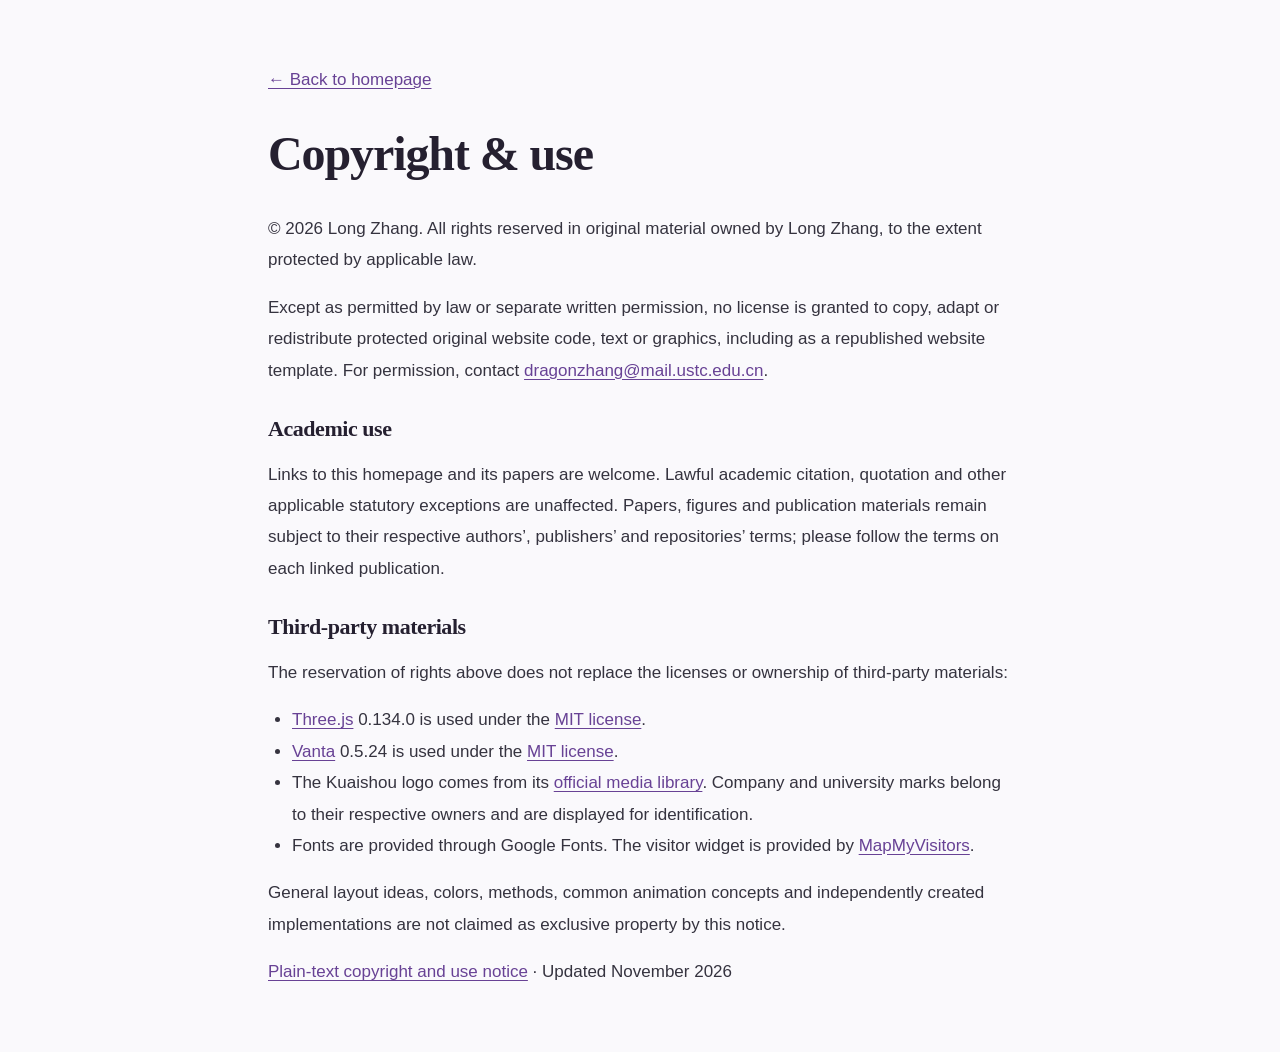
<file: copyright.html>
<!doctype html> <html lang="en"> <head> <meta charset="utf-8"> <meta name="viewport" content="width=device-width,initial-scale=1"> <meta name="robots" content="noindex"> <title>Copyright &amp; use — Long Zhang</title> <link rel="stylesheet" href="assets/css/site.css"> <style>.legal-document{max-width:800px;margin:64px auto;padding:0 28px;font-size:17px;line-height:1.85}.legal-document h1{color:var(--heading);font:600 clamp(34px, 6vw, 48px)/1.2 var(--serif);margin:30px 0}.legal-document h2{color:var(--heading);font-size:22px;margin:30px 0 10px}.legal-document p,.legal-document ul{margin:16px 0}.legal-document ul{padding-left:24px}.legal-document a{text-decoration:underline;text-underline-offset:3px}</style> </head> <body> <main class="legal-document"> <a href="index.html">← Back to homepage</a> <h1>Copyright &amp; use</h1> <p>© 2026 Long Zhang. All rights reserved in original material owned by Long Zhang, to the extent protected by applicable law.</p> <p>Except as permitted by law or separate written permission, no license is granted to copy, adapt or redistribute protected original website code, text or graphics, including as a republished website template. For permission, contact <a href="mailto:dragonzhang@mail.ustc.edu.cn">dragonzhang@mail.ustc.edu.cn</a>.</p> <h2>Academic use</h2> <p>Links to this homepage and its papers are welcome. Lawful academic citation, quotation and other applicable statutory exceptions are unaffected. Papers, figures and publication materials remain subject to their respective authors’, publishers’ and repositories’ terms; please follow the terms on each linked publication.</p> <h2>Third-party materials</h2> <p>The reservation of rights above does not replace the licenses or ownership of third-party materials:</p> <ul> <li><a href="https://github.com/mrdoob/three.js">Three.js</a> 0.134.0 is used under the <a href="assets/vendor/THREE-LICENSE.txt">MIT license</a>.</li> <li><a href="https://github.com/tengbao/vanta">Vanta</a> 0.5.24 is used under the <a href="assets/vendor/VANTA-LICENSE.txt">MIT license</a>.</li> <li>The Kuaishou logo comes from its <a href="https://www.kuaishou.com/official/material-lib">official media library</a>. Company and university marks belong to their respective owners and are displayed for identification.</li> <li>Fonts are provided through Google Fonts. The visitor widget is provided by <a href="https://mapmyvisitors.com/">MapMyVisitors</a>.</li> </ul> <p>General layout ideas, colors, methods, common animation concepts and independently created implementations are not claimed as exclusive property by this notice.</p> <p><a href="LICENSE.txt">Plain-text copyright and use notice</a> · Updated November 2026</p> </main> </body> </html>
</file>
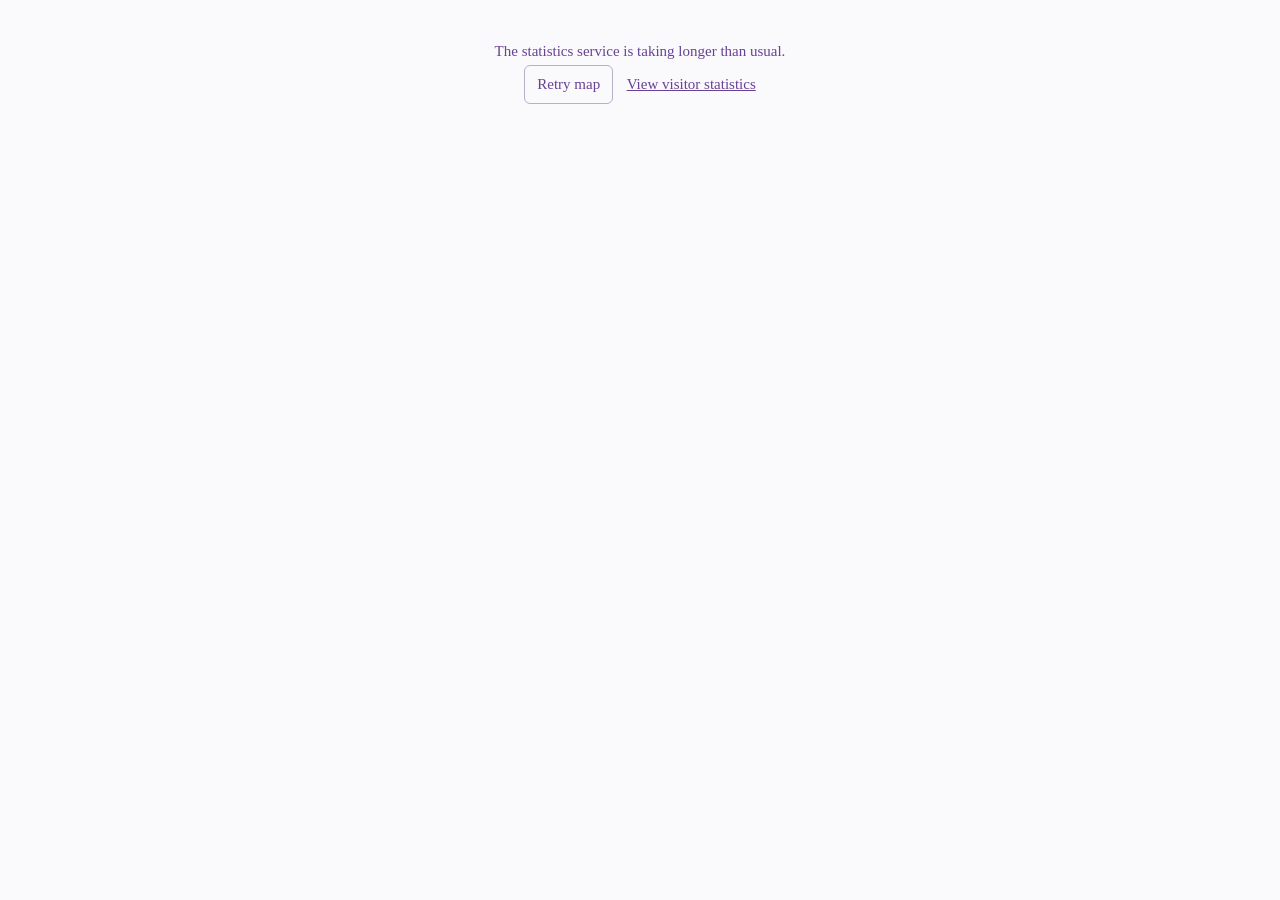
<file: assets/visitor-widget.html>
<!doctype html> <html lang="en"> <head> <meta charset="utf-8"> <meta name="viewport" content="width=device-width,initial-scale=1"> <meta name="robots" content="noindex"> <title>Long Zhang — visitor map</title> <style>body,html{margin:0;background:#faf9fc;color:#684295}body{font-family:Georgia,serif}#mapmyvisitors-widget{width:100%!important;min-height:0!important}#mapmyvisitors-widget .mapmyvisitors-map{width:100%!important;height:auto!important;aspect-ratio:2.04;background-size:100% 100%!important;background-image:none!important}#mapmyvisitors-widget .mapmyvisitors-map::before{content:"";position:absolute;inset:0;background-image:var(--visitor-land-image);background-size:100% 100%;pointer-events:none;-webkit-mask-image:radial-gradient(circle,#000 0.95px,transparent 1.1px);mask-image:radial-gradient(circle,#000 0.95px,transparent 1.1px);-webkit-mask-size:6px 6px;mask-size:6px 6px}#mapmyvisitors-widget .mapmyvisitors-map-container{padding-top:6px}#mapmyvisitors-widget .mapmyvisitors-date,#mapmyvisitors-widget .mapmyvisitors-visitors{font-family:Georgia,serif!important}#mapmyvisitors-widget .mapmyvisitors-visitors{font-size:22px!important;line-height:1.4!important}.visitor-number{display:block;font:700 54px/1.1 Georgia,serif}.visitor-unit{display:block;margin-top:4px;font:600 13px/1.8 Georgia,serif;letter-spacing:2px}a{color:#684295}.fallback{padding:24px;text-align:center;font:15px/1.7 Georgia,serif}button{margin-right:10px;padding:6px 12px;border:1px solid #b8afc9;border-radius:6px;background:0 0;color:inherit;font:inherit;cursor:pointer}noscript img{display:block;width:100%;height:auto}</style> </head> <body> <p class="fallback" id="map-loading" role="status" hidden> Loading live visitor statistics… </p> <script async type="text/javascript" id="mapmyvisitors" src="https://mapmyvisitors.com/map.js?d=sD208F9YsHlT3MBkjl9W8lpLgUeQA7BdULyg163nPqM&amp;cl=b8afc9&amp;co=faf9fc&amp;ct=684295&amp;cmo=684295&amp;cmn=d58bb9&amp;w=a"></script> <noscript> <a href="https://mapmyvisitors.com/web/1c99x" target="_blank" rel="noopener" title="Visit tracker"> <img src="https://mapmyvisitors.com/map.png?d=sD208F9YsHlT3MBkjl9W8lpLgUeQA7BdULyg163nPqM&amp;cl=ffffff" alt="Visitor map from MapMyVisitors"> </a> </noscript> <p class="fallback" id="map-fallback" hidden> The statistics service is taking longer than usual.<br> <button type="button" id="map-retry">Retry map</button> <a href="https://mapmyvisitors.com/web/1c99x" target="_blank" rel="noopener">View visitor statistics</a> </p> <script>const loading=document.getElementById("map-loading"),fallback=document.getElementById("map-fallback");function ready(){return!(!document.querySelector(".visitor-number")||!document.querySelector(".mapmyvisitors-map")?.style.backgroundImage)}function showWarning(){ready()||(loading.hidden=!0,fallback.hidden=!1)}function updateWidget(){document.querySelectorAll("a").forEach(e=>{e.target="_blank",e.rel="noopener"});const e=document.querySelector(".mapmyvisitors-map");e&&e.style.backgroundImage&&e.style.getPropertyValue("--visitor-land-image")!==e.style.backgroundImage&&e.style.setProperty("--visitor-land-image",e.style.backgroundImage);const t=document.querySelector(".mapmyvisitors-visitors"),n=t?.textContent.trim().match(/^([\d, ]+)\s+(pageviews?|visitors?)$/i);if(n){const e=document.createElement("span"),a=document.createElement("span");e.className="visitor-number",a.className="visitor-unit",e.textContent=n[1],a.textContent=n[2].toUpperCase(),t.replaceChildren(e,a)}ready()&&(loading.hidden=!0,fallback.hidden=!0)}loading.hidden=!1;const watcher=new MutationObserver(updateWidget);watcher.observe(document.body,{childList:!0,subtree:!0,attributes:!0,attributeFilter:["style"]}),setTimeout(showWarning,3e4),document.getElementById("mapmyvisitors").addEventListener("error",showWarning),document.getElementById("map-retry").addEventListener("click",()=>location.reload()),updateWidget()</script> </body> </html>
</file>
<file: assets/css/site.css>
/*! Original homepage code © 2026 Long Zhang. See copyright.html for scope and third-party notices. */
:root{color-scheme:light;--bg: #faf9fc;--paper: #fff;--text: #35333f;--heading: #252030;--muted: #6c6878;--faint: #756d82;--accent: #684295;--accent-strong: #53307d;--accent-soft: #f0eaf6;--line: #e6e1ec;--gold: #96703a;--shadow: 0 8px 30px #45305f0a;--motto-start: #8f3bb7;--motto-middle: #c13b88;--motto-end: #7e47b6;--serif: "Crimson Pro", Georgia, "Times New Roman", serif;--sans: "Inter", -apple-system, BlinkMacSystemFont, "Segoe UI", sans-serif}:root[data-theme=dark]{color-scheme:dark;--bg: #17151d;--paper: #211d29;--text: #d2cddc;--heading: #f1ecf7;--muted: #aaa2b9;--faint: #958ba7;--accent: #c3a3e8;--accent-strong: #d1b6ef;--accent-soft: #2c2339;--line: #39313f;--gold: #cfac78;--shadow: 0 8px 30px #00000018;--motto-start: #d0a0ee;--motto-middle: #f0b0d8;--motto-end: #c3a3e8}@media(prefers-color-scheme:dark){:root:not([data-theme=light]){color-scheme:dark;--bg: #17151d;--paper: #211d29;--text: #d2cddc;--heading: #f1ecf7;--muted: #aaa2b9;--faint: #958ba7;--accent: #c3a3e8;--accent-strong: #d1b6ef;--accent-soft: #2c2339;--line: #39313f;--gold: #cfac78;--shadow: 0 8px 30px #00000018;--motto-start: #d0a0ee;--motto-middle: #f0b0d8;--motto-end: #c3a3e8}}*{box-sizing:border-box}html{scroll-behavior:smooth;scroll-padding-top:32px}body{margin:0;background:var(--bg);color:var(--text);font:17px/1.8 var(--sans);-webkit-font-smoothing:antialiased}[hidden]{display:none!important}a{color:var(--accent);text-decoration:none;text-underline-offset:4px;transition:color .2s,background .2s,transform .2s}a:hover{color:var(--accent-strong)}button,input,select{font:inherit;color:inherit}button,select{cursor:pointer}button{-webkit-tap-highlight-color:transparent}button,input,select{border-radius:6px}a:focus-visible,button:focus-visible,select:focus-visible,input:focus-visible,summary:focus-visible{outline:2px solid var(--accent);outline-offset:4px}::selection{background:var(--accent-soft);color:var(--accent-strong)}img{max-width:100%}svg{width:18px;height:18px;flex-shrink:0;vertical-align:middle}p,h1,h2,h3{margin:0}.skip-link{position:fixed;left:20px;top:-100px;z-index:100;padding:10px 18px;background:var(--paper);border:1px solid var(--accent)}.skip-link:focus{top:14px}.sr-only{position:absolute;width:1px;height:1px;padding:0;margin:-1px;overflow:hidden;clip-path:inset(50%);white-space:nowrap;border:0}.ambient{position:fixed;z-index:-1;width:520px;height:520px;right:-300px;top:100px;border-radius:50%;background:radial-gradient(circle,#bd99ed19,transparent 68%);pointer-events:none;animation:ambient-drift 25s ease-in-out infinite alternate}.reading-progress{position:fixed;top:0;left:0;right:0;height:2px;z-index:20}.reading-progress span{display:block;height:100%;background:var(--accent);transform-origin:left;transform:scaleX(0);opacity:.7}.site-layout{position:relative;z-index:1;max-width:1280px;padding:0 32px;margin:0 auto;display:grid;grid-template-columns:248px minmax(0,1fr);gap:64px}.sidebar{position:sticky;top:32px;height:calc(100dvh - 64px);max-height:850px;align-self:start;display:flex;flex-direction:column;padding:14px 28px 8px 0;border-right:1px solid var(--line);margin-top:32px;overflow-y:auto;scrollbar-width:thin;scrollbar-color:var(--line) transparent}.identity{display:block;color:var(--heading)}.portrait-wrap{width:112px;height:112px;display:block;position:relative;margin-bottom:19px}.portrait-wrap:before{content:"";position:absolute;inset:-5px;border:1px solid var(--line);border-radius:50%}.portrait-wrap:after{content:"";position:absolute;right:1px;bottom:5px;width:12px;height:12px;border-radius:50%;background:var(--accent);border:3px solid var(--bg)}.portrait-wrap img{width:112px;height:112px;border-radius:50%;display:block}.profile-name{display:block;font:600 36px/1.2 var(--serif);letter-spacing:-.6px}.profile-name span{font:400 18px var(--sans);color:var(--muted);padding-left:5px;white-space:nowrap}.profile-role{display:block;font-size:16px;color:var(--muted);margin-top:7px;line-height:1.6;font-weight:500}.profile-affiliation{font-size:15px;color:var(--muted);display:flex;margin-top:5px;align-items:center;gap:7px;line-height:1.5}.profile-email{font-size:13px;margin-top:9px;overflow-wrap:anywhere}.social-links{display:flex;gap:10px;margin-top:13px}.social-links a{display:grid;place-items:center;width:34px;height:34px;border:1px solid var(--line);border-radius:50%;color:var(--muted)}.social-links a:hover{color:var(--accent);background:var(--accent-soft);transform:translateY(-2px)}.social-links svg{width:18px;height:18px}.section-nav{margin-top:27px;display:grid;gap:3px}.section-nav a{display:flex;align-items:center;gap:12px;padding:7px 10px;margin-left:-10px;font-size:16px;color:var(--muted);border-radius:5px;position:relative;font-weight:500;line-height:1.5}.nav-index{font-size:12px;color:var(--faint);letter-spacing:.6px;font-variant-numeric:tabular-nums}.nav-dot{margin-left:auto;width:4px;height:4px;border-radius:50%;opacity:0;background:var(--accent)}.section-nav a.active{color:var(--accent-strong);background:var(--accent-soft);font-weight:600}.section-nav a.active .nav-dot{opacity:1}.section-nav a:hover{color:var(--accent);background:var(--accent-soft)}.preferences{border-top:1px solid var(--line);margin-top:auto;padding-top:15px;font-size:12px;color:var(--muted)}.appearance-control,.motion-control{display:flex;align-items:center;justify-content:space-between;gap:12px;min-height:30px}.appearance-control select{padding:3px 4px;border:0;background:transparent;font-size:12px;max-width:88px}.switch{display:block;padding:2px;border:0;border-radius:20px;background:var(--accent);width:28px;height:16px;flex-shrink:0}.switch span{display:block;height:12px;width:12px;border-radius:50%;background:#fff;transform:translate(12px);transition:transform .2s}.switch[aria-checked=false]{background:var(--faint)}.switch[aria-checked=false] span{transform:translate(0)}.profile-motto{position:relative;font:italic 14px/1.65 ui-monospace,SFMono-Regular,Consolas,monospace;letter-spacing:-.35px;margin:17px 0 0;color:var(--accent)}.motto-sizer{display:block;visibility:hidden}.motto-live{position:absolute;inset:0;background:linear-gradient(110deg,var(--motto-start) 15%,var(--motto-middle) 48%,var(--motto-end) 80%);background-size:220% 100%;-webkit-background-clip:text;background-clip:text;-webkit-text-fill-color:transparent;animation:motto-shimmer 7s ease-in-out infinite alternate}.typewriter-cursor{display:inline-block;margin-left:1px;color:var(--motto-start);-webkit-text-fill-color:var(--motto-start);animation:caret-blink 1s steps(1) infinite}.profile-motto[data-phase=static] .typewriter-cursor{visibility:hidden}.profile-motto.is-paused *,.flight-background.is-paused *{animation-play-state:paused!important}main{min-width:0;padding-top:67px}.hero{position:relative;padding-bottom:31px;isolation:isolate}.hero-orbit{position:absolute;right:-12px;top:-6px;width:180px;height:180px;z-index:-1;opacity:.38;pointer-events:none}.orbit{position:absolute;inset:14px;border:1px solid color-mix(in srgb,var(--accent) 35%,transparent);border-radius:50%}.orbit-one{transform:rotate(-30deg) scaleY(.4);animation:orbit-turn 38s linear infinite}.orbit-two{transform:rotate(35deg) scaleY(.6);animation:orbit-turn 48s linear infinite reverse}.orbit-three{inset:40px;border-style:dashed;opacity:.6}.orbit i{width:6px;height:6px;background:var(--accent);position:absolute;left:18px;top:18px;border-radius:50%}.orbit-center{position:absolute;top:69px;left:79px;color:var(--accent);font-size:27px}.eyebrow{display:flex;align-items:center;gap:12px;color:var(--muted);font-size:13px;font-weight:500;letter-spacing:2.2px}.eyebrow span{width:35px;height:1px;background:var(--accent);opacity:.65}h1{font:600 clamp(40px,4.2vw,54px)/1.12 var(--serif);letter-spacing:-1.1px;color:var(--heading);margin-top:24px}h1 em{color:var(--accent);font-weight:400}.hero-copy{margin-top:26px;max-width:760px;color:var(--muted);font-size:17px;line-height:1.85}.hero-copy p+p{margin-top:13px}.hero-copy a{font-weight:500}.hero-actions{display:flex;align-items:center;gap:25px;margin-top:27px}.button{display:inline-flex;align-items:center;justify-content:center;gap:18px;padding:10px 16px;border:1px solid var(--line);border-radius:5px;background:var(--paper);font-size:15px;font-weight:500;color:var(--accent)}.button-primary{background:var(--accent-strong);border-color:var(--accent-strong);color:var(--bg);box-shadow:0 4px 12px #68429515}.button-primary:hover{background:var(--accent);border-color:var(--accent);color:var(--bg);transform:translateY(-2px)}.button svg,.text-link svg{width:13px;height:13px}.text-link{display:inline-flex;gap:12px;align-items:center;font-size:15px}.text-link:hover{text-decoration:underline}.hero-bottom{display:flex;align-items:center;gap:11px;margin-top:29px;font-size:12px;color:var(--faint);letter-spacing:.3px;flex-wrap:wrap}.hero-bottom i{height:3px;width:3px;border-radius:50%;background:var(--accent);opacity:.5}.section{border-top:1px solid var(--line);padding-top:36px;margin-top:40px;scroll-margin-top:32px}.section-heading{display:flex;align-items:baseline;justify-content:space-between;gap:16px;margin-bottom:23px}h2{font:600 36px/1.2 var(--serif);letter-spacing:-.45px;color:var(--heading)}h2>span{color:var(--accent)}.section-caption{font-size:13px;color:var(--faint);white-space:nowrap}.caption-link{color:var(--accent);display:flex;align-items:center;gap:9px}.caption-link svg{height:11px;width:11px}.research-grid{display:grid;grid-template-columns:repeat(3,minmax(0,1fr));gap:23px}.research-item+.research-item{border-left:1px solid var(--line);padding-left:23px}.research-number{color:var(--accent);font-size:13px;letter-spacing:1px}.research-item h3{color:var(--heading);font:500 26px/1.15 var(--serif);margin-top:8px}.research-item p{font-size:15px;line-height:1.8;color:var(--muted);margin-top:10px}.research-item>a{display:inline-flex;gap:15px;align-items:center;margin-top:12px;font-size:14px}.research-item svg{width:13px;height:13px}#news{--news-indent: 22px;--news-marker-top: 28px}.news-list{position:relative;display:grid;gap:10px;margin:0;padding:0 0 0 var(--news-indent);list-style:none}.news-list:before{content:"";position:absolute;inset:calc(var(--news-marker-top) + 1px) auto 0 5px;width:2px;background:linear-gradient(color-mix(in srgb,var(--accent) 48%,var(--line)),var(--line) 88%,transparent)}.news-item{position:relative;display:grid;grid-template-columns:88px minmax(0,1fr);gap:14px;align-items:start;padding:14px 16px;border:1px solid var(--line);border-radius:12px;background:color-mix(in srgb,var(--paper) 55%,var(--accent-soft))}.news-item:before{content:"";position:absolute;top:var(--news-marker-top);left:calc(5px - var(--news-indent));width:8px;height:8px;border-radius:50%;background:var(--accent);box-shadow:0 0 0 4px var(--accent-soft);transform:translate(-50%,-50%)}.news-featured{border-color:color-mix(in srgb,var(--accent) 32%,var(--line));background:linear-gradient(100deg,var(--accent-soft),var(--paper))}.news-featured:before{background:var(--accent-strong)}.news-date{display:inline-flex;justify-content:center;padding:4px 9px;border:1px solid color-mix(in srgb,var(--accent) 24%,var(--line));border-radius:999px;background:var(--accent-soft);color:var(--accent-strong);font-size:13px;font-weight:600;font-variant-numeric:tabular-nums;line-height:1.35;white-space:nowrap}.news-item p{color:var(--text);font-size:16px;line-height:1.7;overflow-wrap:anywhere}.news-item strong{color:var(--heading);font-weight:600}.news-item a strong{color:inherit}.news-item a:hover{text-decoration:underline}.news-item svg{width:10px;height:10px}.news-venue{display:inline-block;max-width:100%;padding:2px 8px;border:1px solid color-mix(in srgb,var(--accent) 25%,var(--line));border-radius:999px;background:linear-gradient(105deg,color-mix(in srgb,var(--accent) 13%,var(--accent-soft)),var(--accent-soft));color:var(--accent-strong);font-size:.875em;font-weight:600;line-height:1.4}.news-archive{margin-top:7px}.news-archive summary{display:inline-flex;align-items:center;gap:10px;min-height:44px;margin-left:var(--news-indent);padding:6px 0;color:var(--accent);font-size:14px;font-weight:500;list-style:none;cursor:pointer}.news-archive summary:hover{color:var(--accent-strong);text-decoration:underline}.news-archive .news-list{margin-top:4px}.news-archive summary::-webkit-details-marker{display:none}.news-archive summary span{font-size:18px;transition:transform .2s}.news-archive[open] summary span{transform:rotate(45deg)}.publication-note{font-size:12px;color:var(--faint);margin-top:-12px;line-height:1.8}.publication-note strong{color:var(--muted);font-weight:600}sup{line-height:0;font-size:.75em}.publication-filters{margin-top:21px;display:grid;grid-template-columns:minmax(0,1fr) auto;gap:12px}.search-field{min-width:0;display:flex;align-items:center;border:1px solid var(--line);border-radius:6px;padding:0 12px;background:var(--paper);gap:8px}.search-field svg{width:14px;height:14px;color:var(--faint)}.search-field input{background:transparent;border:0;width:100%;min-width:0;font-size:14px;padding:12px 0;outline:0}.search-field:focus-within{outline:2px solid var(--accent);outline-offset:2px}.search-field input:focus-visible{outline:0}.search-field input::placeholder{color:var(--faint);opacity:1}.filter-selects{min-width:0;display:flex;gap:7px}.filter-selects select{background:var(--paper);border:1px solid var(--line);padding:5px 8px;font-size:13px;max-width:185px}.filter-reset{border:0;background:transparent;color:var(--muted);font-size:13px;padding:0 4px}.filter-reset:hover{color:var(--accent)}.result-count{grid-column:1/-1;font-size:13px;color:var(--faint);min-height:24px}.year-heading{color:var(--muted);font-size:15px;font-weight:600;display:flex;align-items:center;gap:16px;margin:32px 0 4px;letter-spacing:.5px}.year-heading>span{height:1px;background:var(--line);flex:1}.pub{display:grid;grid-template-columns:210px minmax(0,1fr);gap:27px;padding:30px 0;border-bottom:1px solid var(--line);scroll-margin-top:34px}.pub:last-child{border-bottom:0}.pub-image{display:flex;justify-content:center;align-items:center;border:1px solid var(--line);border-radius:7px;padding:9px;background:#fff;height:150px;margin-top:4px;overflow:hidden}.pub-image img{height:100%;width:100%;object-fit:contain;transition:transform .45s cubic-bezier(.2,.7,.2,1)}.pub-image:hover img{transform:scale(1.035)}.pub-kicker{display:flex;align-items:center;gap:10px;margin-bottom:7px}.venue{display:inline-flex;border:1px solid color-mix(in srgb,var(--accent) 28%,transparent);border-radius:3px;padding:2px 8px;color:var(--accent-strong);font-size:12px;font-weight:600;line-height:1.65}.venue.preprint{border-color:var(--line);color:var(--muted)}.work-note{font-size:12px;color:var(--accent)}.pub h3{font:600 25px/1.25 var(--serif);letter-spacing:-.05px}.pub h3 a{color:var(--heading)}.pub h3 a:hover{color:var(--accent)}.pub-authors{font-size:14px;line-height:1.8;color:var(--muted);margin-top:11px}.pub-authors b{font-weight:600;color:var(--heading)}.pub-details{font-size:14px;line-height:1.7;color:var(--muted);margin-top:3px}.pub-details em{font-style:normal}.pub-summary{font:400 18px/1.5 var(--serif);color:var(--faint);margin-top:8px}.pub-links{display:flex;align-items:center;flex-wrap:wrap;gap:16px;margin-top:11px}.pub-links a{display:inline-flex;gap:5px;align-items:center;font-size:14px}.pub-links a:hover{text-decoration:underline}.pub-links svg{width:12px;height:12px}.empty-state{padding:45px 20px;text-align:center}.empty-state h3{font:500 30px var(--serif);color:var(--heading)}.empty-state p{color:var(--muted);font-size:16px;margin:10px 0 18px}.timeline{display:grid}.timeline-item{display:grid;grid-template-columns:48px minmax(0,1fr);gap:18px;position:relative;padding:0 0 26px}.timeline-item+.timeline-item{padding-top:9px}.timeline-item:not(:last-child):after{content:"";position:absolute;width:1px;background:var(--line);top:55px;bottom:0;left:24px}.timeline-item:last-child{padding-bottom:4px}.institution-mark{display:grid;place-items:center;width:48px;height:48px;border:1px solid var(--line);border-radius:8px;background:#fff;padding:5px}.institution-mark img{width:36px;height:36px;object-fit:contain}.kuaishou-mark{background:#fff6ef}.timeline-title{display:flex;justify-content:space-between;gap:14px;align-items:baseline}.timeline-title h3{font:600 24px/1.25 var(--serif);color:var(--heading)}.timeline-title>span{font-size:13px;color:var(--faint);white-space:nowrap}.institution-name{font-size:16px;display:inline-block;margin-top:4px}.timeline-content p{font-size:15px;color:var(--muted);margin-top:5px;line-height:1.8}.timeline-content .education-honors{color:var(--gold);font-size:14px}.small-tags{display:flex;gap:7px;margin-top:8px}.small-tags span{padding:1px 7px;font-size:12px;color:var(--accent);background:var(--accent-soft);border-radius:3px}.honor{display:grid;grid-template-columns:58px minmax(0,1fr) 24px;gap:20px;padding:19px 0;border-bottom:1px solid var(--line);align-items:baseline}.honor:first-child{padding-top:0}.honor:last-child{border-bottom:0}.honor>span:first-child{font-size:15px;color:var(--faint);font-variant-numeric:tabular-nums}.honor h3{font-size:18px;font-weight:600;color:var(--heading);line-height:1.5}.honor p{color:var(--muted);font-size:15px;margin-top:6px;line-height:1.7}.honor-star{font-size:24px;line-height:1;color:var(--gold)}.service-groups{display:grid;gap:27px}.service-group h3{font:600 26px/1.3 var(--serif);color:var(--muted);margin-bottom:11px}.service-group ul{margin:0;padding-left:25px;color:var(--muted)}.service-group li{padding-left:3px;margin-top:9px;font:400 24px/1.45 var(--serif)}.service-group li::marker{font-size:.8em}.service-group a{color:var(--accent-strong);text-decoration-color:transparent;text-underline-offset:5px;text-decoration-thickness:1px}.service-group a:hover{text-decoration:underline;text-decoration-thickness:1px;text-underline-offset:5px}.flight-background{position:fixed;inset:0;z-index:0;overflow:hidden;pointer-events:none;opacity:0;transition:opacity .25s ease}.flight-background[data-state=webgl],.flight-background[data-state=css]{opacity:.9}.flight-background canvas{display:block}.butterfly-flock{position:absolute;inset:0;perspective:700px}.paper-butterfly{position:absolute;left:var(--x);top:var(--y);width:var(--size);height:var(--size);transform-style:preserve-3d;animation:butterfly-drift var(--duration) ease-in-out var(--delay) infinite alternate}.butterfly-wing{position:absolute;top:0;width:55%;height:100%;background:linear-gradient(150deg,#d774e4,#8966c7 75%);clip-path:polygon(0 0,100% 40%,78% 100%);transform-origin:right center;animation:butterfly-flap .72s ease-in-out var(--delay) infinite alternate}@media(max-width:960px){.paper-butterfly{width:var(--mobile-size);height:var(--mobile-size)}.paper-butterfly:nth-child(n+7){display:none}}.wing-right{left:50%;background:linear-gradient(150deg,#e8a2d8,#aa72cd 75%);clip-path:polygon(100% 0,0 40%,22% 100%);transform-origin:left center;animation-direction:alternate-reverse}@keyframes butterfly-flap{0%{transform:rotateY(-18deg)}to{transform:rotateY(67deg)}}@keyframes butterfly-drift{0%{transform:translateZ(0) rotate(-12deg) scale(.7)}50%{transform:translate3d(calc(var(--dx) * .5),calc(var(--dy) * -.2),80px) rotate(var(--turn)) scale(1)}to{transform:translate3d(var(--dx),var(--dy),-40px) rotate(-8deg) scale(.8)}}@keyframes motto-shimmer{0%{background-position:0% 50%}to{background-position:100% 50%}}@keyframes caret-blink{0%,48%{opacity:1}49%,to{opacity:0}}.back-to-top{z-index:5}:root[data-motion=off] .flight-background{display:none}:root[data-motion=off] .typewriter-cursor{visibility:hidden}@media(prefers-reduced-motion:reduce){.flight-background,.typewriter-cursor{display:none}}.service-group a:focus-visible{outline-offset:4px}.visitor-map{margin:52px 0 0;padding:32px 0 0;border-top:1px solid var(--line);text-align:center}.visitor-widget{display:block;width:100%;max-width:860px;aspect-ratio:1.6;min-height:290px;margin:0 auto;border:0;border-radius:10px;background:#faf9fc}.visitor-map figcaption{margin-top:12px;color:var(--faint);font-size:13px}@media(max-width:600px){.visitor-map{margin-top:35px;padding-top:26px}}footer{display:flex;justify-content:space-between;align-items:end;gap:20px;padding:28px 0 36px;margin-top:45px;border-top:1px solid var(--line)}.footer-contact{display:inline-flex;align-items:center;gap:15px;color:var(--heading);font:500 30px var(--serif)}.footer-contact svg{width:15px;height:15px;color:var(--accent)}footer p{font-size:13px;color:var(--muted);margin-top:9px}.footer-meta{color:var(--faint);font-size:13px;text-align:right}.back-to-top{position:fixed;bottom:24px;right:24px;background:var(--paper);border:1px solid var(--line);box-shadow:var(--shadow);border-radius:50%;width:36px;height:36px;display:grid;place-items:center;opacity:0;pointer-events:none;transform:translateY(8px);transition:opacity .2s,transform .2s}.back-to-top.is-visible{opacity:1;pointer-events:auto;transform:none}.hero-enter{animation:enter .65s both cubic-bezier(.2,.65,.25,1)}.hero-enter:nth-child(2){animation-delay:.05s}.hero-enter:nth-child(3){animation-delay:.1s}.hero-enter:nth-child(4){animation-delay:.15s}.hero-enter:nth-child(5){animation-delay:.2s}.is-pending{opacity:0;transform:translateY(12px)}[data-reveal]{transition:opacity .55s ease,transform .55s cubic-bezier(.2,.65,.25,1)}:root[data-motion=off] *,:root[data-motion=off] *:before,:root[data-motion=off] *:after{animation:none!important;transition:none!important}:root[data-motion=off]{scroll-behavior:auto}:root[data-motion=off] .is-pending{opacity:1;transform:none}@keyframes enter{0%{opacity:0;transform:translateY(12px)}to{opacity:1;transform:none}}@keyframes orbit-turn{0%{rotate:0deg}to{rotate:360deg}}@keyframes ambient-drift{0%{transform:translateY(0) scale(1)}to{transform:translateY(280px) scale(1.3)}}.sidebar>*{flex-shrink:0}.affiliation-company{display:inline-flex;align-items:center;gap:5px}.affiliation-logo{display:block;width:20px;height:20px;flex:0 0 auto;object-fit:contain}.affiliation-divider{opacity:.65}@media(max-height:900px)and (min-width:961px){.sidebar{top:20px;margin-top:20px;height:calc(100dvh - 40px);padding-top:4px}.portrait-wrap,.portrait-wrap img{width:72px;height:72px}.portrait-wrap{margin-bottom:12px}.section-nav{margin-top:7px}.section-nav a{padding-top:4px;padding-bottom:4px;font-size:15px}.profile-motto,.social-links{margin-top:9px}}@media(max-width:1060px){.site-layout{grid-template-columns:228px minmax(0,1fr);gap:40px;padding:0 28px}.sidebar{padding-right:20px}.profile-name{font-size:32px}.profile-name span{font-size:16px}.profile-email{font-size:12px}.pub{grid-template-columns:165px minmax(0,1fr);gap:22px}.pub-image{height:125px}.publication-filters{grid-template-columns:minmax(0,1fr)}.filter-selects select{flex:1;max-width:none;padding:8px}.filter-selects .filter-reset{margin-left:auto;padding:0 10px}.hero-orbit{right:-5px;opacity:.25}.research-grid{gap:16px}.research-item+.research-item{padding-left:16px}.timeline-title{flex-direction:column;gap:4px}.timeline-title h3{font-size:24px}}@media(max-width:960px){.research-grid{grid-template-columns:1fr;gap:0}.research-item{position:relative;padding:15px 0 15px 33px;display:grid;grid-template-columns:1fr auto;gap:0 12px;align-items:baseline}.research-item+.research-item{padding-left:33px;border-left:0;border-top:1px solid var(--line)}.research-item:first-child{padding-top:0}.research-number{position:absolute;left:0;top:22px}.research-item:first-child .research-number{top:6px}.research-item h3{grid-column:1;margin-top:0;font-size:25px;line-height:1.25}.research-item h3 br{display:none}.research-item p{grid-row:2;grid-column:1/-1;margin-top:6px;font-size:15px}.research-item>a{grid-row:1;grid-column:2;margin:0;gap:7px}}@media(max-width:960px){html{scroll-padding-top:68px}body{font-size:16px}.site-layout{display:block;padding:0 24px;max-width:640px}.sidebar{position:relative;top:0;margin:0;padding:30px 0 0;border:0;height:auto;max-height:none;display:block;overflow:visible}.identity{display:flex;align-items:center;gap:19px}.portrait-wrap,.portrait-wrap img{width:64px;height:64px;flex-shrink:0}.portrait-wrap{margin:0}.portrait-wrap:before{inset:-4px}.portrait-wrap:after{width:10px;height:10px;border-width:2px;right:-1px;bottom:2px}.profile-name{font-size:34px}.profile-name span{font-size:16px}.profile-role{font-size:15px;margin-top:5px}.profile-affiliation{font-size:14px;margin-top:4px}.profile-email{display:inline-block;font-size:12px;margin-top:17px}.social-links{float:right;margin-top:13px;gap:8px}.social-links a{width:26px;height:26px}.social-links svg{width:13px;height:13px}.section-nav{clear:both;display:flex;overflow-x:auto;scrollbar-width:none;gap:4px;margin:20px -24px 0;padding:9px 24px;border-top:1px solid var(--line);border-bottom:1px solid var(--line)}.section-nav::-webkit-scrollbar{display:none}.section-nav a{margin:0;flex:0 0 auto;padding:8px 12px;font-size:14px}.nav-index,.nav-dot{display:none}.preferences{border:0;padding:11px 0 0;margin:0;display:flex;gap:22px;font-size:12px;justify-content:flex-end}.appearance-control,.motion-control{min-height:22px;gap:8px}.appearance-control select{font-size:12px}.profile-motto{clear:both;margin-top:14px;max-width:420px}main{padding-top:35px}.hero{padding-bottom:25px}.eyebrow{font-size:11px;letter-spacing:1.7px}h1{font-size:clamp(32px,7vw,43px);letter-spacing:-.6px;margin-top:23px;line-height:1.12}.hero-copy{font-size:16px;margin-top:22px;line-height:1.85}.hero-copy p+p{margin-top:12px}.hero-actions{gap:20px;flex-wrap:wrap;margin-top:24px}.button{padding:10px 13px;font-size:14px;gap:12px}.text-link{font-size:14px;gap:8px}.hero-bottom{font-size:12px;margin-top:25px;gap:8px}.hero-orbit{width:145px;height:145px;right:-14px;top:-15px;opacity:.22}.orbit-center{top:52px;left:61px}.section{margin-top:25px;padding-top:27px;scroll-margin-top:20px}h2{font-size:34px}.section-heading{margin-bottom:23px;flex-wrap:wrap;gap:10px 16px}.section-caption{font-size:12px}.research-item h3{font-size:25px}.research-item p{font-size:15px}.research-item>a{font-size:14px}.news-item{gap:12px}.news-item p{font-size:15px}.publication-note{font-size:12px}.publication-filters{margin-top:20px}.search-field input{font-size:16px;padding:11px 0}.filter-selects select{font-size:14px;min-width:0}.filter-reset{font-size:13px}.pub{grid-template-columns:160px minmax(0,1fr);gap:18px;padding:28px 0}.pub-image{height:100px;padding:7px}.pub h3{font-size:25px}.pub-authors,.pub-details{font-size:14px}.pub-summary{font-size:17px}.pub-links a{font-size:14px}.timeline-title{flex-direction:column;gap:5px}.timeline-title>span{font-size:13px}.timeline-content p{font-size:14px}.service-group li{font-size:22px}.back-to-top{bottom:18px;right:14px;width:32px;height:32px}}@media(max-width:480px){.section-caption:not(.caption-link){display:none}#news{--news-indent: 18px;--news-marker-top: 25px}.news-item{grid-template-columns:minmax(0,1fr);gap:8px;padding:12px 13px}.news-date{justify-self:start;font-size:12px}.pub{grid-template-columns:1fr;gap:17px}.pub-image{height:162px;margin-top:0;padding:12px}.pub-image img{max-width:360px}.pub h3{font-size:26px;line-height:1.25}.pub-authors{margin-top:9px}.pub-summary{font-size:16px}.pub-links{margin-top:12px;gap:20px}.pub-links a{font-size:14px}.venue{font-size:12px}.timeline-title{flex-direction:column;gap:5px}.timeline-item{gap:14px}.honor{gap:14px;grid-template-columns:42px minmax(0,1fr) 18px}.service-groups{gap:24px}.service-group h3{font-size:24px}.footer-meta{font-size:12px;text-align:left}footer p{font-size:12px}footer{flex-direction:column;align-items:flex-start}.research-item{grid-template-columns:minmax(0,1fr) auto}.affiliation-logo{width:18px;height:18px}}@media(prefers-reduced-motion:reduce){html{scroll-behavior:auto}*,*:before,*:after{animation:none!important;transition:none!important}.is-pending{opacity:1;transform:none}}@media print{:root{--bg: white;--text: #222;--heading: #111;--muted: #444;--line: #ddd}.sidebar,.ambient,.flight-background,.hero-orbit,.back-to-top,.publication-filters,.reading-progress,.skip-link{display:none!important}.site-layout{display:block;max-width:100%;padding:0}main{padding-top:0}.hero-enter,.is-pending{opacity:1;transform:none;animation:none}.pub,.timeline-item,.honor{break-inside:avoid}.pub{display:grid!important}.year-group{display:block!important}}
</file>
